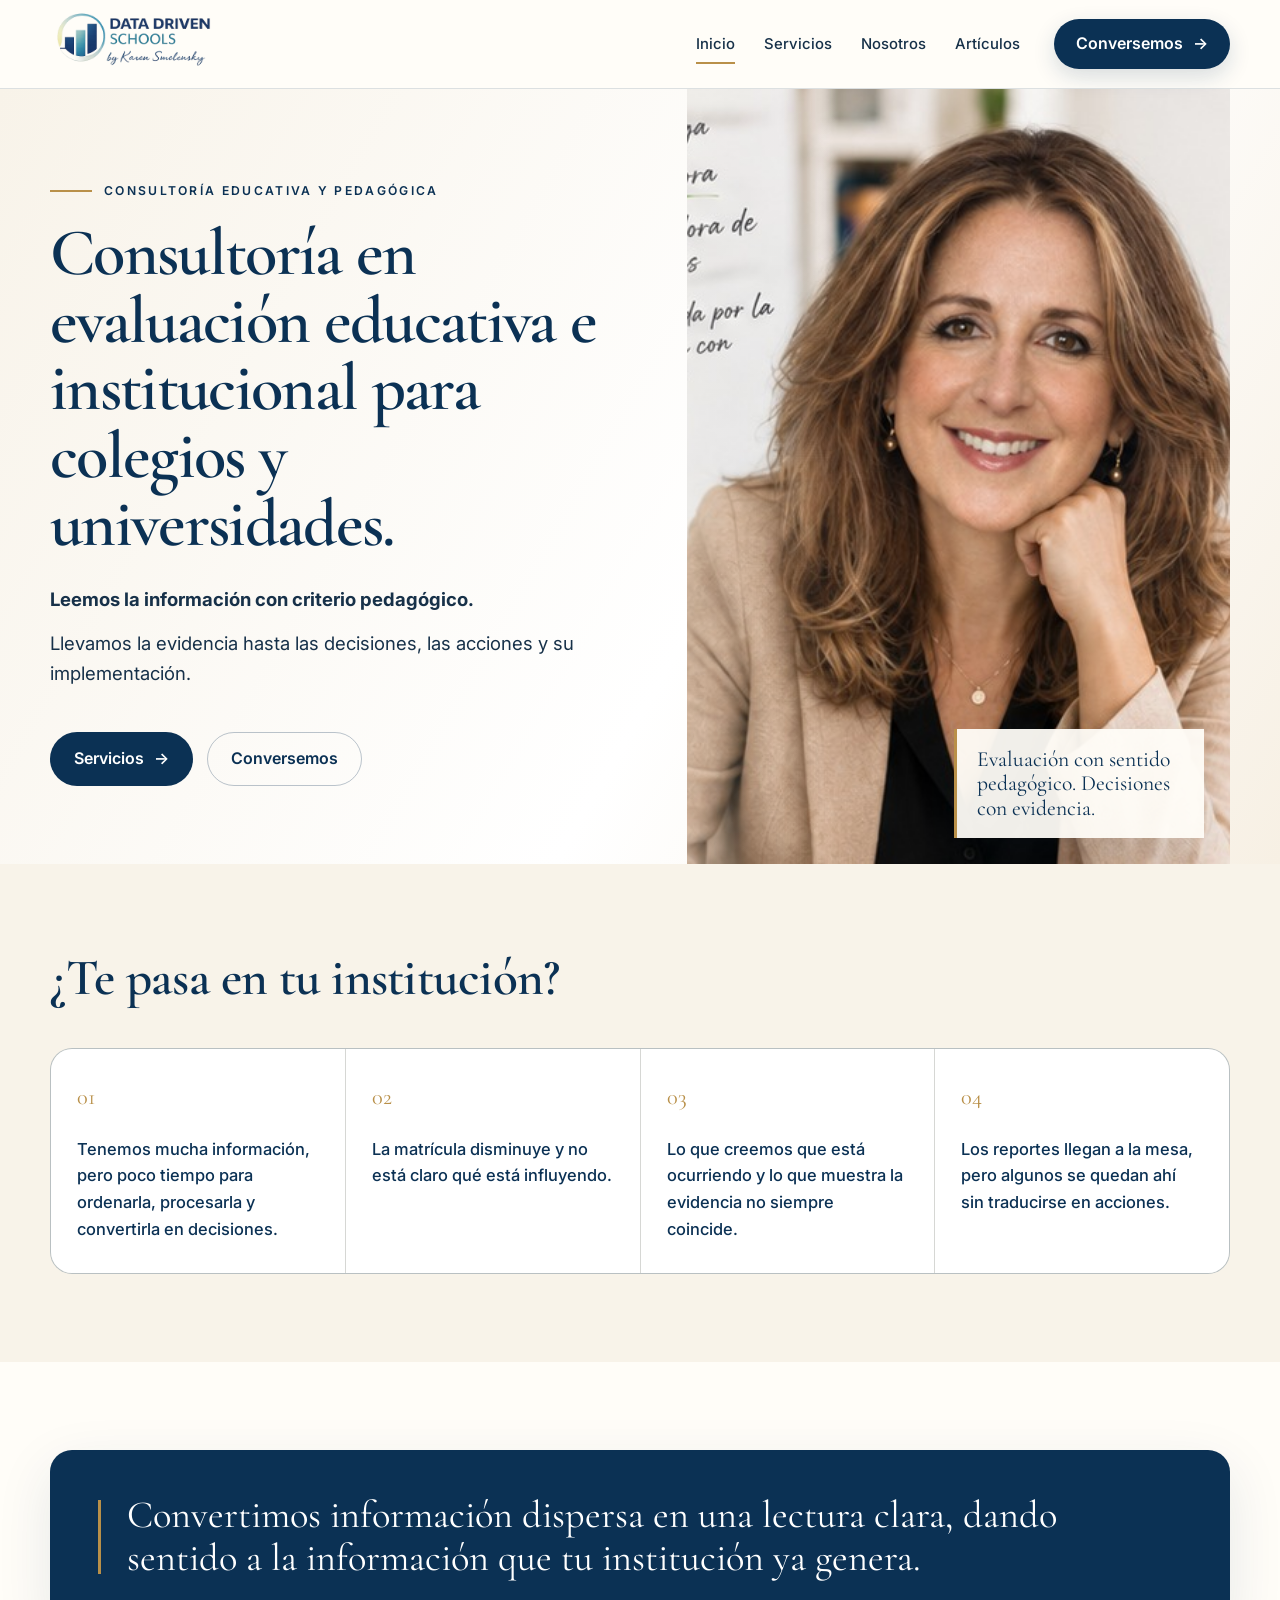
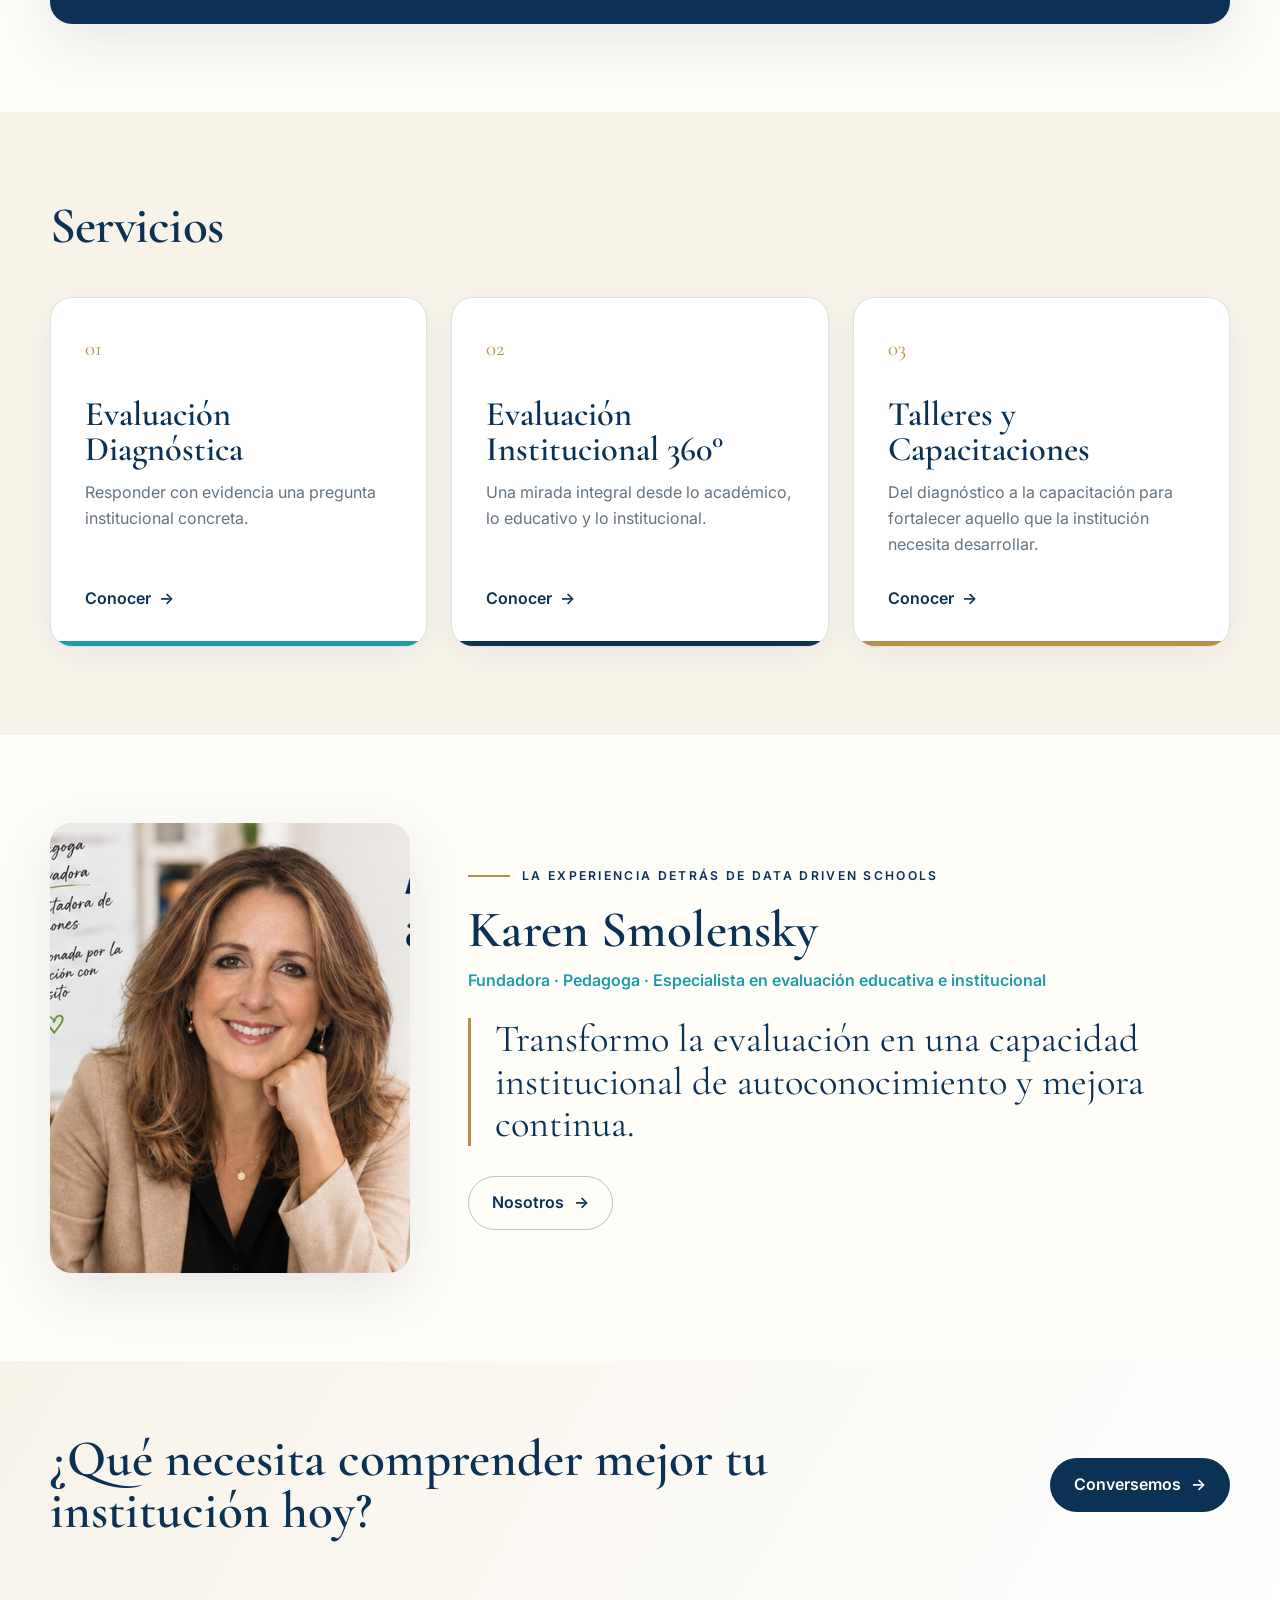
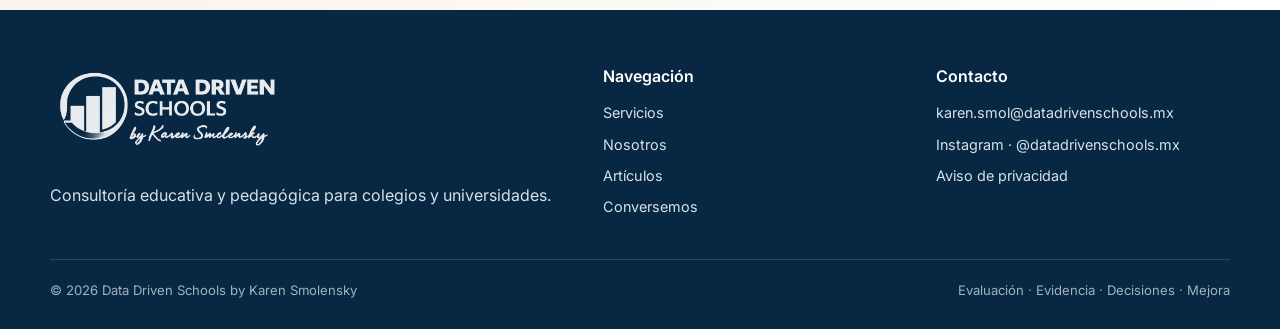
<file: index.html>
<!doctype html>
<html lang="es-MX">
<head>
  <meta charset="utf-8">
  <meta name="viewport" content="width=device-width,initial-scale=1">
  <title>Consultoría educativa y evaluación institucional | Data Driven Schools</title>
  <meta name="description" content="Consultoría educativa y pedagógica especializada en evaluación institucional, análisis de evidencia, formación docente y acompañamiento a colegios y universidades.">
  <link rel="canonical" href="https://www.datadrivenschools.mx/">
  <meta property="og:title" content="Consultoría educativa y evaluación institucional | Data Driven Schools">
  <meta property="og:description" content="Evaluación educativa e institucional con rigor, evidencia y criterio pedagógico.">
  <meta property="og:type" content="website"><meta property="og:url" content="https://www.datadrivenschools.mx/">
  <meta name="theme-color" content="#0b3154">
  <link rel="stylesheet" href="/assets/css/styles.css">
  <script type="application/ld+json">{"@context":"https://schema.org","@type":"Organization","name":"Data Driven Schools","url":"https://www.datadrivenschools.mx/","email":"karen.smol@datadrivenschools.mx","founder":{"@type":"Person","name":"Karen Smolensky"},"description":"Consultoría educativa y pedagógica especializada en evaluación educativa e institucional."}</script>
</head>
<body>
<a class="skip-link" href="#contenido">Saltar al contenido</a>
<header class="site-header"><div class="container navbar">
  <a class="brand" href="/" aria-label="Data Driven Schools, inicio"><img src="/assets/img/logo-data-driven-schools.png" alt="Data Driven Schools by Karen Smolensky"></a>
  <button class="nav-toggle" aria-label="Abrir menú" aria-expanded="false"><span></span><span></span><span></span></button>
  <nav class="nav-links" aria-label="Navegación principal"><a class="active" href="/">Inicio</a><a href="/servicios/">Servicios</a><a href="/nosotros/">Nosotros</a><a href="/articulos/">Artículos</a></nav>
  <a class="nav-cta" href="/conversemos/">Conversemos <span>→</span></a>
</div></header>
<main id="contenido">
<section class="hero"><div class="container hero-grid">
  <div class="hero-copy reveal"><p class="eyebrow">Consultoría educativa y pedagógica</p>
    <h1>Consultoría en evaluación educativa e institucional para colegios y universidades.</h1>
    <p class="lead"><strong>Leemos la información con criterio pedagógico.</strong></p>
    <p class="lead">Llevamos la evidencia hasta las decisiones, las acciones y su implementación.</p>
    <div class="hero-actions"><a class="btn btn-primary" href="/servicios/">Servicios <span>→</span></a><a class="btn btn-secondary" href="/conversemos/">Conversemos</a></div>
  </div>
  <div class="hero-photo"><img src="/assets/img/karen-smolensky.jpg" alt="Karen Smolensky, fundadora de Data Driven Schools"><div class="hero-photo-note">Evaluación con sentido pedagógico. Decisiones con evidencia.</div></div>
</div></section>

<section class="section section-cream"><div class="container">
  <div class="section-head reveal"><h2 class="section-title">¿Te pasa en tu institución?</h2></div>
  <div class="issue-grid reveal">
    <div class="issue"><span class="issue-number">01</span><p>Tenemos mucha información, pero poco tiempo para ordenarla, procesarla y convertirla en decisiones.</p></div>
    <div class="issue"><span class="issue-number">02</span><p>La matrícula disminuye y no está claro qué está influyendo.</p></div>
    <div class="issue"><span class="issue-number">03</span><p>Lo que creemos que está ocurriendo y lo que muestra la evidencia no siempre coincide.</p></div>
    <div class="issue"><span class="issue-number">04</span><p>Los reportes llegan a la mesa, pero algunos se quedan ahí sin traducirse en acciones.</p></div>
  </div>
</div></section>

<section class="section"><div class="container"><div class="value-banner reveal"><p>Convertimos información dispersa en una lectura clara, dando sentido a la información que tu institución ya genera.</p></div></div></section>

<section class="section section-cream"><div class="container">
  <div class="section-head reveal"><h2 class="section-title">Servicios</h2></div>
  <div class="card-grid">
    <article class="service-card reveal"><div class="service-index">01</div><h3>Evaluación Diagnóstica</h3><p>Responder con evidencia una pregunta institucional concreta.</p><a class="card-link" href="/servicios/#diagnostica">Conocer <span>→</span></a></article>
    <article class="service-card reveal"><div class="service-index">02</div><h3>Evaluación Institucional 360°</h3><p>Una mirada integral desde lo académico, lo educativo y lo institucional.</p><a class="card-link" href="/servicios/#360">Conocer <span>→</span></a></article>
    <article class="service-card reveal"><div class="service-index">03</div><h3>Talleres y Capacitaciones</h3><p>Del diagnóstico a la capacitación para fortalecer aquello que la institución necesita desarrollar.</p><a class="card-link" href="/servicios/#capacitaciones">Conocer <span>→</span></a></article>
  </div>
</div></section>

<section class="section"><div class="container founder-band">
  <div class="founder-photo reveal"><img src="/assets/img/karen-smolensky.jpg" alt="Karen Smolensky"></div>
  <div class="founder-copy reveal"><p class="eyebrow">La experiencia detrás de Data Driven Schools</p><h2>Karen Smolensky</h2><div class="founder-role">Fundadora · Pedagoga · Especialista en evaluación educativa e institucional</div><p class="founder-statement">Transformo la evaluación en una capacidad institucional de autoconocimiento y mejora continua.</p><a class="btn btn-secondary" href="/nosotros/">Nosotros <span>→</span></a></div>
</div></section>

<section class="final-cta"><div class="container final-cta-inner"><h2>¿Qué necesita comprender mejor tu institución hoy?</h2><a class="btn btn-primary" href="/conversemos/">Conversemos <span>→</span></a></div></section>
</main>
<footer class="site-footer"><div class="container"><div class="footer-grid"><div><img class="footer-logo" src="/assets/img/logo-data-driven-schools.png" alt="Data Driven Schools"><p>Consultoría educativa y pedagógica para colegios y universidades.</p></div><div><div class="footer-title">Navegación</div><div class="footer-links"><a href="/servicios/">Servicios</a><a href="/nosotros/">Nosotros</a><a href="/articulos/">Artículos</a><a href="/conversemos/">Conversemos</a></div></div><div><div class="footer-title">Contacto</div><div class="footer-links"><a href="mailto:karen.smol@datadrivenschools.mx">karen.smol@datadrivenschools.mx</a><span>Instagram · @datadrivenschools.mx</span><a href="/privacidad/">Aviso de privacidad</a></div></div></div><div class="footer-bottom"><span>© <span data-year></span> Data Driven Schools by Karen Smolensky</span><span>Evaluación · Evidencia · Decisiones · Mejora</span></div></div></footer>
<script src="/assets/js/main.js" defer></script>
</body></html>
</file>
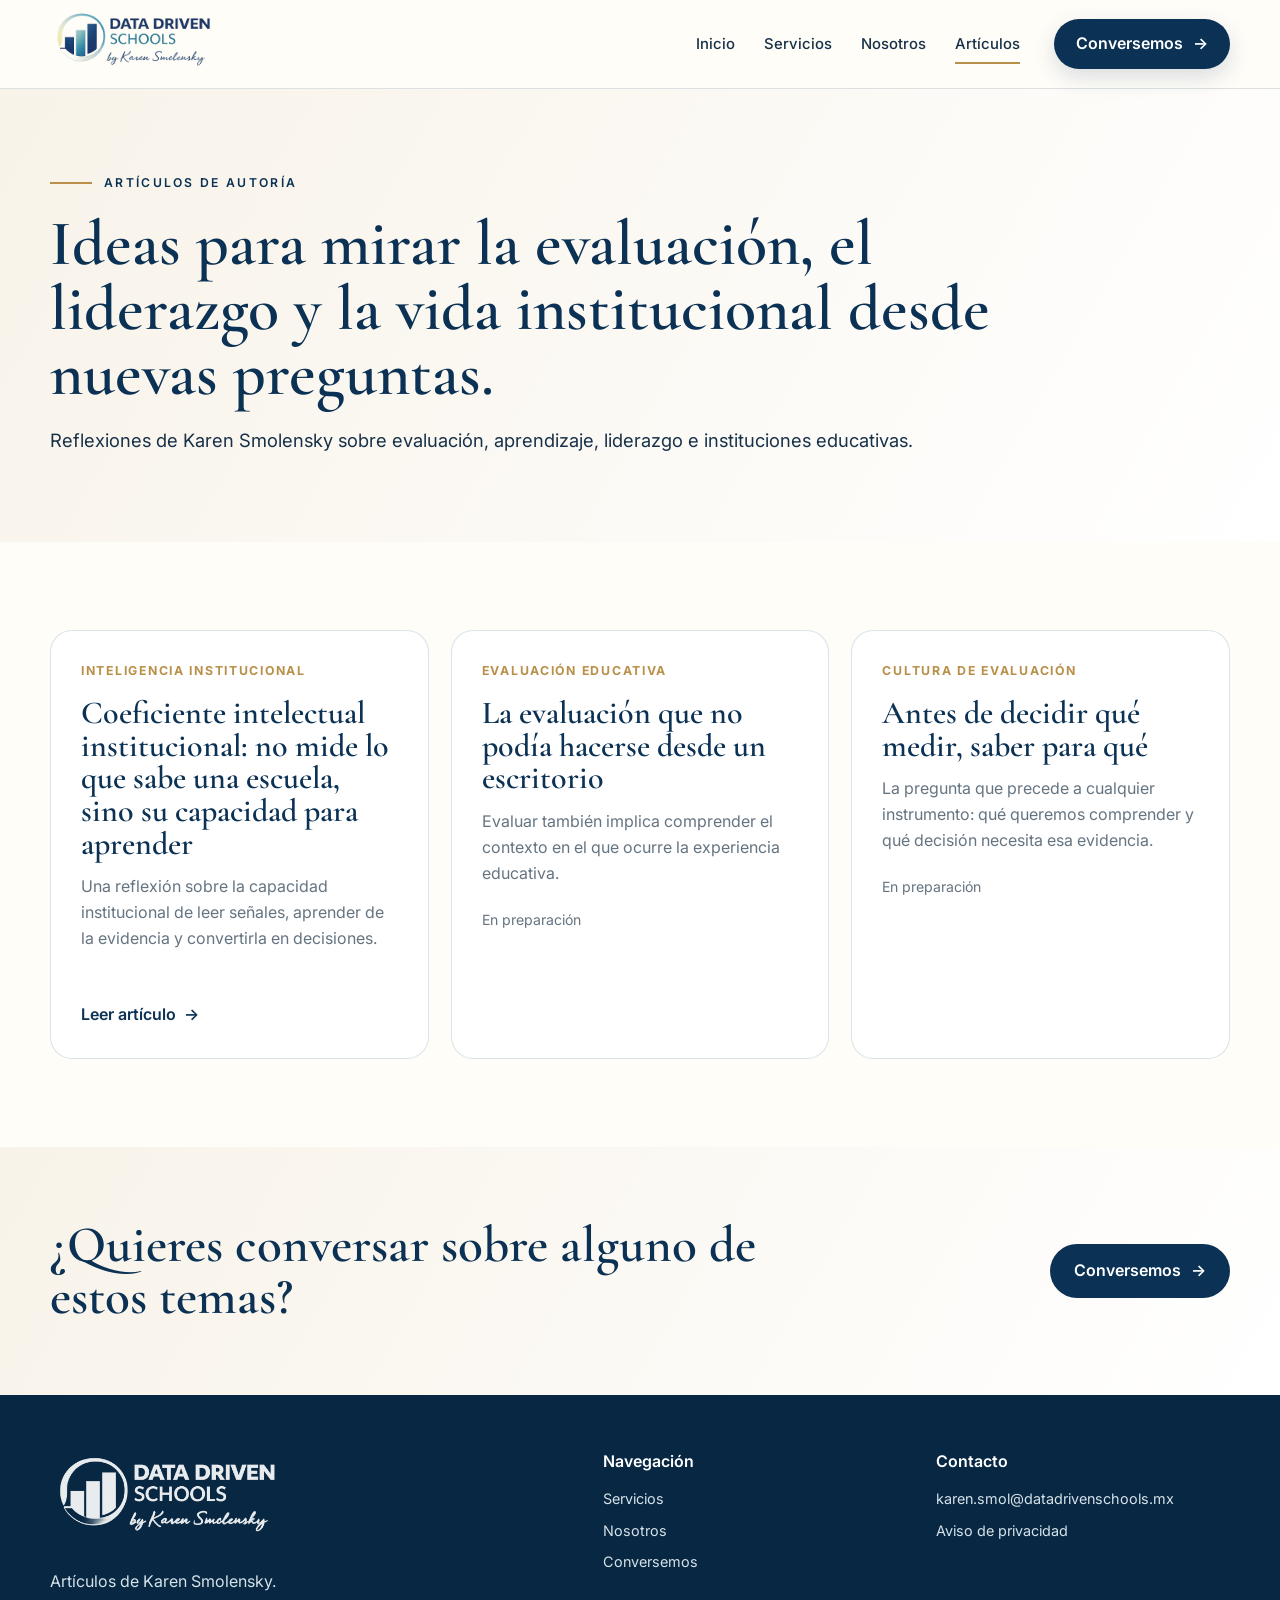
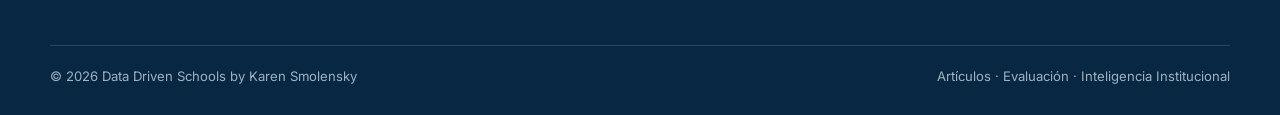
<file: articulos/index.html>
<!doctype html><html lang="es-MX"><head><meta charset="utf-8"><meta name="viewport" content="width=device-width,initial-scale=1"><title>Artículos sobre evaluación educativa e inteligencia institucional | Data Driven Schools</title><meta name="description" content="Artículos de Karen Smolensky sobre evaluación, liderazgo, aprendizaje e instituciones educativas."><link rel="canonical" href="https://www.datadrivenschools.mx/articulos/"><meta name="theme-color" content="#0b3154"><link rel="stylesheet" href="/assets/css/styles.css"></head><body>
<a class="skip-link" href="#contenido">Saltar al contenido</a><header class="site-header"><div class="container navbar"><a class="brand" href="/"><img src="/assets/img/logo-data-driven-schools.png" alt="Data Driven Schools by Karen Smolensky"></a><button class="nav-toggle" aria-label="Abrir menú" aria-expanded="false"><span></span><span></span><span></span></button><nav class="nav-links"><a href="/">Inicio</a><a href="/servicios/">Servicios</a><a href="/nosotros/">Nosotros</a><a class="active" href="/articulos/">Artículos</a></nav><a class="nav-cta" href="/conversemos/">Conversemos <span>→</span></a></div></header>
<main id="contenido"><section class="page-hero"><div class="container reveal"><p class="eyebrow">Artículos de autoría</p><h1>Ideas para mirar la evaluación, el liderazgo y la vida institucional desde nuevas preguntas.</h1><p class="lead">Reflexiones de Karen Smolensky sobre evaluación, aprendizaje, liderazgo e instituciones educativas.</p></div></section><section class="section"><div class="container"><div class="articles-grid" data-articles-grid><p>Cargando artículos…</p></div></div></section><section class="final-cta"><div class="container final-cta-inner"><h2>¿Quieres conversar sobre alguno de estos temas?</h2><a class="btn btn-primary" href="/conversemos/">Conversemos <span>→</span></a></div></section></main>
<footer class="site-footer"><div class="container"><div class="footer-grid"><div><img class="footer-logo" src="/assets/img/logo-data-driven-schools.png" alt="Data Driven Schools"><p>Artículos de Karen Smolensky.</p></div><div><div class="footer-title">Navegación</div><div class="footer-links"><a href="/servicios/">Servicios</a><a href="/nosotros/">Nosotros</a><a href="/conversemos/">Conversemos</a></div></div><div><div class="footer-title">Contacto</div><div class="footer-links"><a href="mailto:karen.smol@datadrivenschools.mx">karen.smol@datadrivenschools.mx</a><a href="/privacidad/">Aviso de privacidad</a></div></div></div><div class="footer-bottom"><span>© <span data-year></span> Data Driven Schools by Karen Smolensky</span><span>Artículos · Evaluación · Inteligencia Institucional</span></div></div></footer><script src="/assets/js/main.js" defer></script><script src="/assets/js/articles.js" defer></script></body></html>
</file>
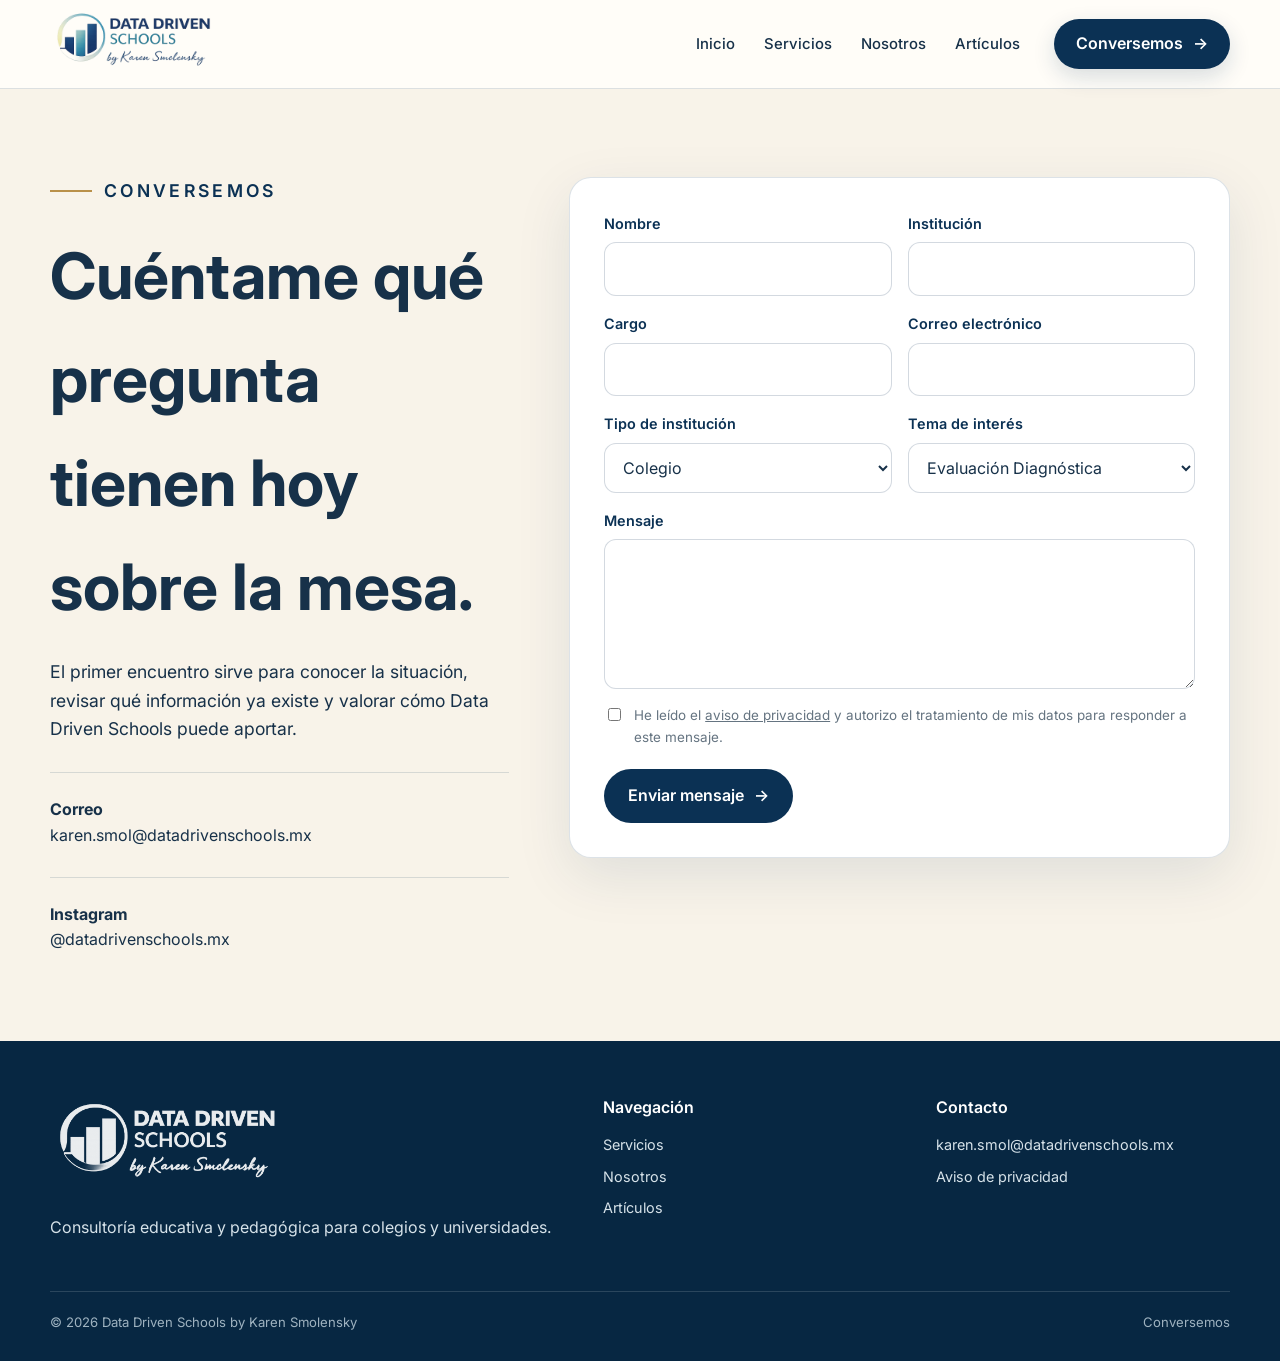
<file: conversemos/index.html>
<!doctype html><html lang="es-MX"><head><meta charset="utf-8"><meta name="viewport" content="width=device-width,initial-scale=1"><title>Contacto con consultoría educativa | Data Driven Schools</title><meta name="description" content="Conversemos sobre la pregunta, evaluación o proceso de mejora que hoy necesita tu institución."><link rel="canonical" href="https://www.datadrivenschools.mx/conversemos/"><meta name="theme-color" content="#0b3154"><link rel="stylesheet" href="/assets/css/styles.css"></head><body>
<a class="skip-link" href="#contenido">Saltar al contenido</a><header class="site-header"><div class="container navbar"><a class="brand" href="/"><img src="/assets/img/logo-data-driven-schools.png" alt="Data Driven Schools by Karen Smolensky"></a><button class="nav-toggle" aria-label="Abrir menú" aria-expanded="false"><span></span><span></span><span></span></button><nav class="nav-links"><a href="/">Inicio</a><a href="/servicios/">Servicios</a><a href="/nosotros/">Nosotros</a><a href="/articulos/">Artículos</a></nav><a class="nav-cta" href="/conversemos/">Conversemos <span>→</span></a></div></header>
<main id="contenido"><section class="section section-cream"><div class="container contact-grid"><div class="contact-copy reveal"><p class="eyebrow">Conversemos</p><h1>Cuéntame qué pregunta tienen hoy sobre la mesa.</h1><p>El primer encuentro sirve para conocer la situación, revisar qué información ya existe y valorar cómo Data Driven Schools puede aportar.</p><div class="contact-detail"><strong>Correo</strong><br><a href="mailto:karen.smol@datadrivenschools.mx">karen.smol@datadrivenschools.mx</a></div><div class="contact-detail"><strong>Instagram</strong><br>@datadrivenschools.mx</div></div>
<form class="contact-form reveal" action="/contact.php" method="post"><div class="honeypot"><label>No llenar<input type="text" name="website" tabindex="-1" autocomplete="off"></label></div><div class="form-row"><div class="field"><label for="nombre">Nombre</label><input id="nombre" name="nombre" required></div><div class="field"><label for="institucion">Institución</label><input id="institucion" name="institucion" required></div></div><div class="form-row"><div class="field"><label for="cargo">Cargo</label><input id="cargo" name="cargo"></div><div class="field"><label for="email">Correo electrónico</label><input id="email" name="email" type="email" required></div></div><div class="form-row"><div class="field"><label for="tipo">Tipo de institución</label><select id="tipo" name="tipo"><option>Colegio</option><option>Educación superior</option><option>Otra</option></select></div><div class="field"><label for="interes">Tema de interés</label><select id="interes" name="interes"><option value="diagnostico">Evaluación Diagnóstica</option><option value="360">Evaluación Institucional 360°</option><option value="capacitacion">Talleres y Capacitaciones</option><option value="otro">Aún no estoy seguro/a</option></select></div></div><div class="field"><label for="mensaje">Mensaje</label><textarea id="mensaje" name="mensaje" required></textarea></div><label class="form-check"><input type="checkbox" name="privacidad" value="acepto" required><span>He leído el <a href="/privacidad/" target="_blank" rel="noopener" style="text-decoration:underline">aviso de privacidad</a> y autorizo el tratamiento de mis datos para responder a este mensaje.</span></label><button class="btn btn-primary" type="submit">Enviar mensaje <span>→</span></button></form></div></section></main>
<footer class="site-footer"><div class="container"><div class="footer-grid"><div><img class="footer-logo" src="/assets/img/logo-data-driven-schools.png" alt="Data Driven Schools"><p>Consultoría educativa y pedagógica para colegios y universidades.</p></div><div><div class="footer-title">Navegación</div><div class="footer-links"><a href="/servicios/">Servicios</a><a href="/nosotros/">Nosotros</a><a href="/articulos/">Artículos</a></div></div><div><div class="footer-title">Contacto</div><div class="footer-links"><a href="mailto:karen.smol@datadrivenschools.mx">karen.smol@datadrivenschools.mx</a><a href="/privacidad/">Aviso de privacidad</a></div></div></div><div class="footer-bottom"><span>© <span data-year></span> Data Driven Schools by Karen Smolensky</span><span>Conversemos</span></div></div></footer><script src="/assets/js/main.js" defer></script><script>const p=new URLSearchParams(location.search).get('interes');if(p){const s=document.getElementById('interes');if([...s.options].some(o=>o.value===p))s.value=p}</script></body></html>
</file>
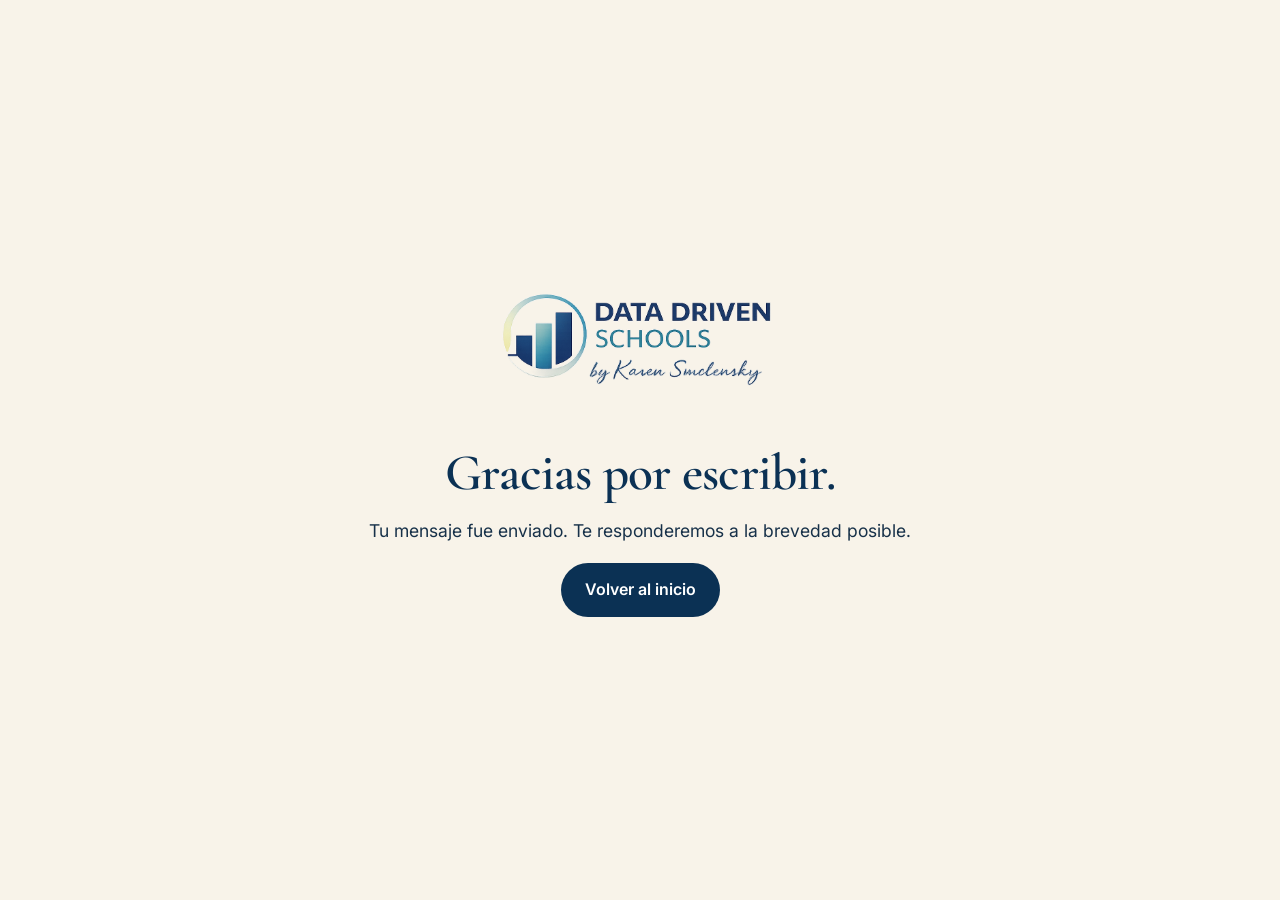
<file: gracias/index.html>
<!doctype html><html lang="es-MX"><head><meta charset="utf-8"><meta name="viewport" content="width=device-width,initial-scale=1"><title>Gracias | Data Driven Schools</title><meta name="robots" content="noindex"><link rel="stylesheet" href="/assets/css/styles.css"></head><body><main class="section section-cream" style="min-height:100vh;display:grid;place-items:center"><div class="container" style="max-width:760px;text-align:center"><img src="/assets/img/logo-data-driven-schools.png" alt="Data Driven Schools" style="width:300px;margin:0 auto 35px"><h1 class="section-title">Gracias por escribir.</h1><p style="font-size:1.1rem">Tu mensaje fue enviado. Te responderemos a la brevedad posible.</p><a class="btn btn-primary" href="/">Volver al inicio</a></div></main></body></html>
</file>
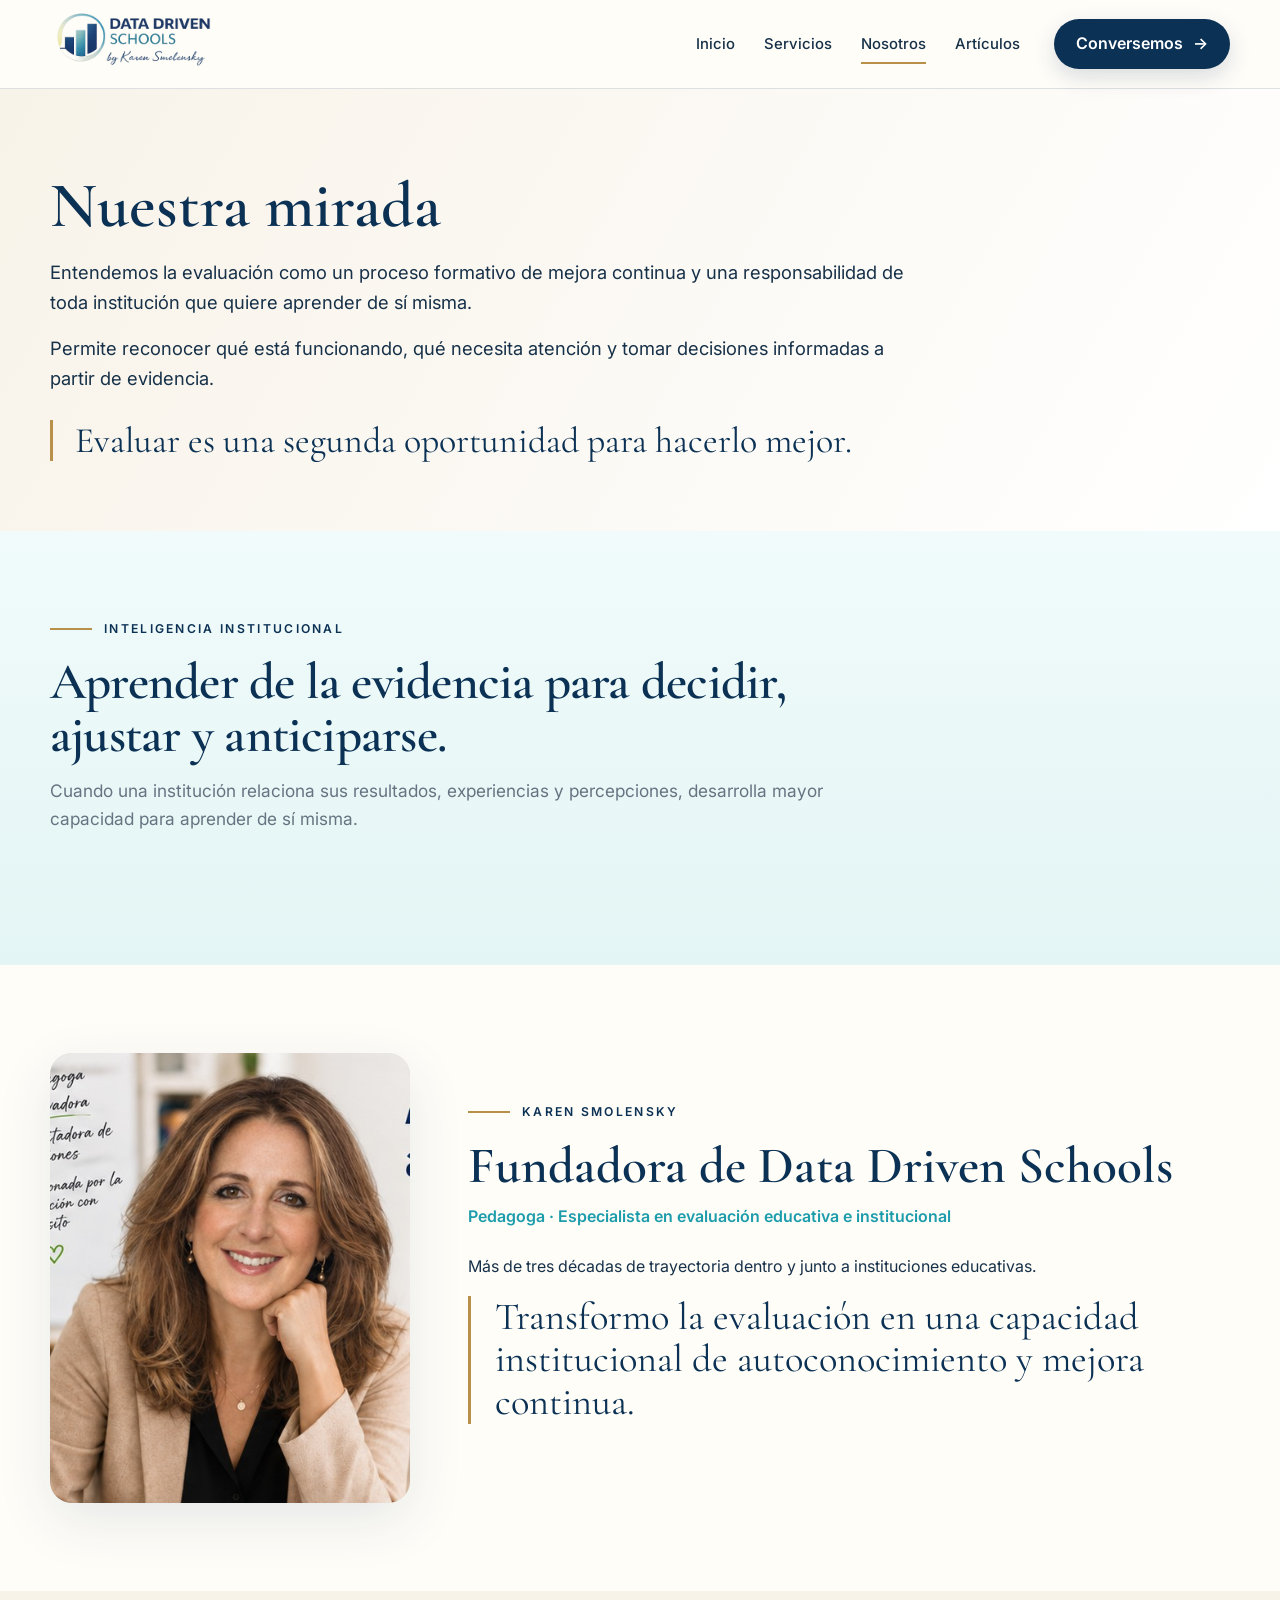
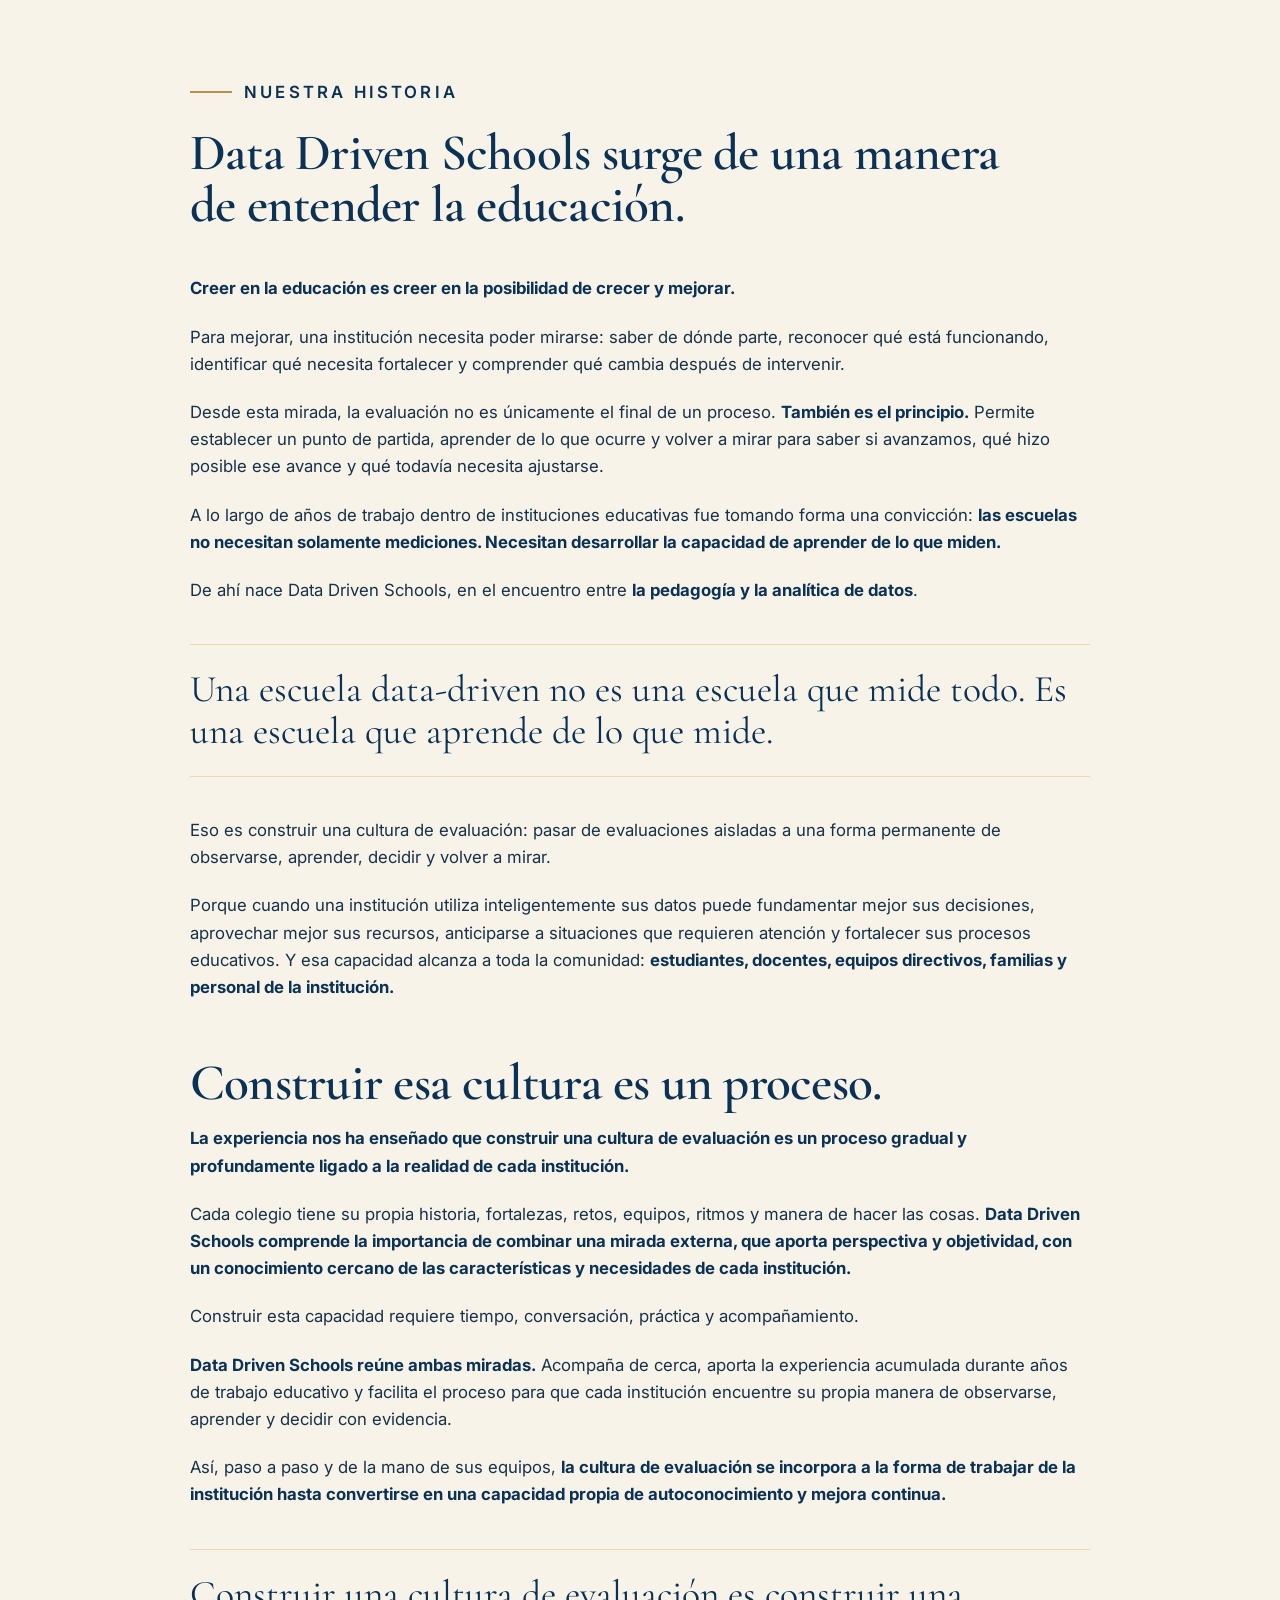
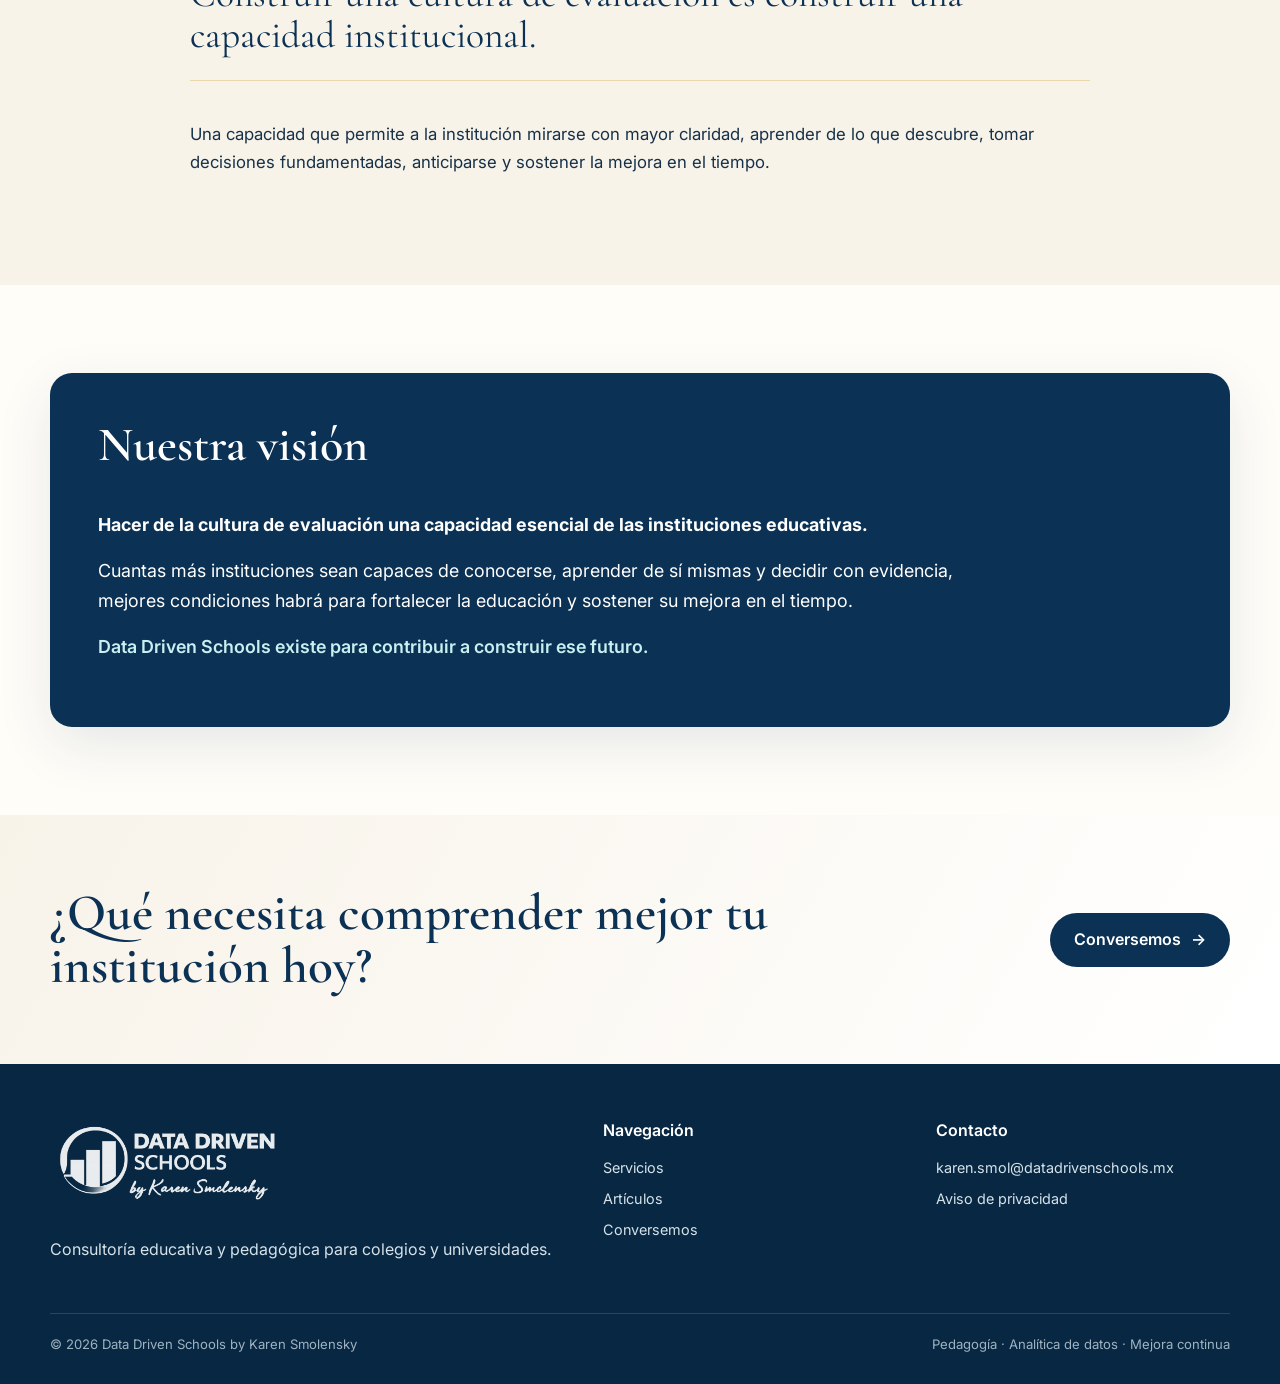
<file: nosotros/index.html>
<!doctype html><html lang="es-MX"><head><meta charset="utf-8"><meta name="viewport" content="width=device-width,initial-scale=1"><title>Consultoría educativa con criterio pedagógico | Data Driven Schools</title><meta name="description" content="Conoce la mirada, la historia y la visión de Data Driven Schools, fundada por Karen Smolensky."><link rel="canonical" href="https://www.datadrivenschools.mx/nosotros/"><meta name="theme-color" content="#0b3154"><link rel="stylesheet" href="/assets/css/styles.css"></head><body>
<a class="skip-link" href="#contenido">Saltar al contenido</a><header class="site-header"><div class="container navbar"><a class="brand" href="/"><img src="/assets/img/logo-data-driven-schools.png" alt="Data Driven Schools by Karen Smolensky"></a><button class="nav-toggle" aria-label="Abrir menú" aria-expanded="false"><span></span><span></span><span></span></button><nav class="nav-links"><a href="/">Inicio</a><a href="/servicios/">Servicios</a><a class="active" href="/nosotros/">Nosotros</a><a href="/articulos/">Artículos</a></nav><a class="nav-cta" href="/conversemos/">Conversemos <span>→</span></a></div></header>
<main id="contenido">
<section class="page-hero"><div class="container reveal"><h1>Nuestra mirada</h1><p class="lead">Entendemos la evaluación como un proceso formativo de mejora continua y una responsabilidad de toda institución que quiere aprender de sí misma.</p><p class="lead">Permite reconocer qué está funcionando, qué necesita atención y tomar decisiones informadas a partir de evidencia.</p><p class="statement">Evaluar es una segunda oportunidad para hacerlo mejor.</p></div></section>
<section class="section section-aqua"><div class="container"><div class="section-head reveal"><p class="eyebrow">Inteligencia Institucional</p><h2 class="section-title">Aprender de la evidencia para decidir, ajustar y anticiparse.</h2><p class="section-intro">Cuando una institución relaciona sus resultados, experiencias y percepciones, desarrolla mayor capacidad para aprender de sí misma.</p></div></div></section>
<section class="section"><div class="container founder-band"><div class="founder-photo reveal"><img src="/assets/img/karen-smolensky.jpg" alt="Karen Smolensky"></div><div class="founder-copy reveal"><p class="eyebrow">Karen Smolensky</p><h2>Fundadora de Data Driven Schools</h2><div class="founder-role">Pedagoga · Especialista en evaluación educativa e institucional</div><p>Más de tres décadas de trayectoria dentro y junto a instituciones educativas.</p><p class="founder-statement">Transformo la evaluación en una capacidad institucional de autoconocimiento y mejora continua.</p></div></div></section>
<section class="section section-cream"><div class="container story"><div class="section-head reveal"><p class="eyebrow">Nuestra historia</p><h2 class="section-title">Data Driven Schools surge de una manera de entender la educación.</h2></div>
<p class="reveal"><strong>Creer en la educación es creer en la posibilidad de crecer y mejorar.</strong></p>
<p class="reveal">Para mejorar, una institución necesita poder mirarse: saber de dónde parte, reconocer qué está funcionando, identificar qué necesita fortalecer y comprender qué cambia después de intervenir.</p>
<p class="reveal">Desde esta mirada, la evaluación no es únicamente el final de un proceso. <strong>También es el principio.</strong> Permite establecer un punto de partida, aprender de lo que ocurre y volver a mirar para saber si avanzamos, qué hizo posible ese avance y qué todavía necesita ajustarse.</p>
<p class="reveal">A lo largo de años de trabajo dentro de instituciones educativas fue tomando forma una convicción: <strong>las escuelas no necesitan solamente mediciones. Necesitan desarrollar la capacidad de aprender de lo que miden.</strong></p>
<p class="reveal">De ahí nace Data Driven Schools, en el encuentro entre <strong>la pedagogía y la analítica de datos</strong>.</p>
<div class="story-quote reveal">Una escuela data-driven no es una escuela que mide todo. Es una escuela que aprende de lo que mide.</div>
<p class="reveal">Eso es construir una cultura de evaluación: pasar de evaluaciones aisladas a una forma permanente de observarse, aprender, decidir y volver a mirar.</p>
<p class="reveal">Porque cuando una institución utiliza inteligentemente sus datos puede fundamentar mejor sus decisiones, aprovechar mejor sus recursos, anticiparse a situaciones que requieren atención y fortalecer sus procesos educativos. Y esa capacidad alcanza a toda la comunidad: <strong>estudiantes, docentes, equipos directivos, familias y personal de la institución.</strong></p>
<h2 class="section-title reveal" style="margin-top:56px">Construir esa cultura es un proceso.</h2>
<p class="reveal"><strong>La experiencia nos ha enseñado que construir una cultura de evaluación es un proceso gradual y profundamente ligado a la realidad de cada institución.</strong></p>
<p class="reveal">Cada colegio tiene su propia historia, fortalezas, retos, equipos, ritmos y manera de hacer las cosas. <strong>Data Driven Schools comprende la importancia de combinar una mirada externa, que aporta perspectiva y objetividad, con un conocimiento cercano de las características y necesidades de cada institución.</strong></p>
<p class="reveal">Construir esta capacidad requiere tiempo, conversación, práctica y acompañamiento.</p>
<p class="reveal"><strong>Data Driven Schools reúne ambas miradas.</strong> Acompaña de cerca, aporta la experiencia acumulada durante años de trabajo educativo y facilita el proceso para que cada institución encuentre su propia manera de observarse, aprender y decidir con evidencia.</p>
<p class="reveal">Así, paso a paso y de la mano de sus equipos, <strong>la cultura de evaluación se incorpora a la forma de trabajar de la institución hasta convertirse en una capacidad propia de autoconocimiento y mejora continua.</strong></p>
<div class="story-quote reveal">Construir una cultura de evaluación es construir una capacidad institucional.</div>
<p class="reveal">Una capacidad que permite a la institución mirarse con mayor claridad, aprender de lo que descubre, tomar decisiones fundamentadas, anticiparse y sostener la mejora en el tiempo.</p>
</div></section>
<section class="section"><div class="container"><div class="vision-box reveal"><h2>Nuestra visión</h2><p><strong>Hacer de la cultura de evaluación una capacidad esencial de las instituciones educativas.</strong></p><p>Cuantas más instituciones sean capaces de conocerse, aprender de sí mismas y decidir con evidencia, mejores condiciones habrá para fortalecer la educación y sostener su mejora en el tiempo.</p><p>Data Driven Schools existe para contribuir a construir ese futuro.</p></div></div></section>
<section class="final-cta"><div class="container final-cta-inner"><h2>¿Qué necesita comprender mejor tu institución hoy?</h2><a class="btn btn-primary" href="/conversemos/">Conversemos <span>→</span></a></div></section>
</main><footer class="site-footer"><div class="container"><div class="footer-grid"><div><img class="footer-logo" src="/assets/img/logo-data-driven-schools.png" alt="Data Driven Schools"><p>Consultoría educativa y pedagógica para colegios y universidades.</p></div><div><div class="footer-title">Navegación</div><div class="footer-links"><a href="/servicios/">Servicios</a><a href="/articulos/">Artículos</a><a href="/conversemos/">Conversemos</a></div></div><div><div class="footer-title">Contacto</div><div class="footer-links"><a href="mailto:karen.smol@datadrivenschools.mx">karen.smol@datadrivenschools.mx</a><a href="/privacidad/">Aviso de privacidad</a></div></div></div><div class="footer-bottom"><span>© <span data-year></span> Data Driven Schools by Karen Smolensky</span><span>Pedagogía · Analítica de datos · Mejora continua</span></div></div></footer><script src="/assets/js/main.js" defer></script></body></html>
</file>
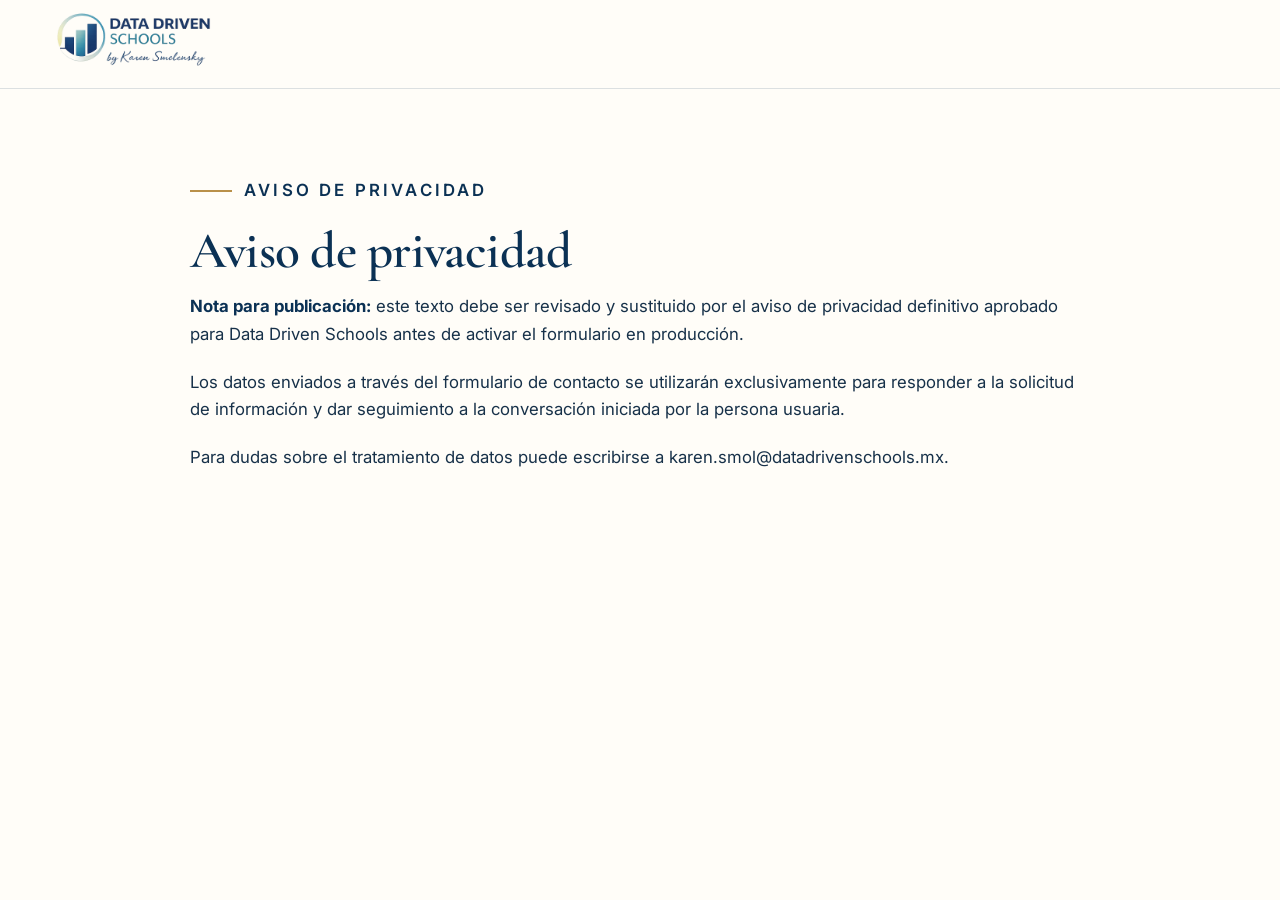
<file: privacidad/index.html>
<!doctype html><html lang="es-MX"><head><meta charset="utf-8"><meta name="viewport" content="width=device-width,initial-scale=1"><title>Aviso de privacidad | Data Driven Schools</title><meta name="robots" content="noindex"><link rel="stylesheet" href="/assets/css/styles.css"></head><body><header class="site-header"><div class="container navbar"><a class="brand" href="/"><img src="/assets/img/logo-data-driven-schools.png" alt="Data Driven Schools"></a></div></header><main class="section"><div class="container story"><p class="eyebrow">Aviso de privacidad</p><h1 class="section-title">Aviso de privacidad</h1><p><strong>Nota para publicación:</strong> este texto debe ser revisado y sustituido por el aviso de privacidad definitivo aprobado para Data Driven Schools antes de activar el formulario en producción.</p><p>Los datos enviados a través del formulario de contacto se utilizarán exclusivamente para responder a la solicitud de información y dar seguimiento a la conversación iniciada por la persona usuaria.</p><p>Para dudas sobre el tratamiento de datos puede escribirse a <a href="mailto:karen.smol@datadrivenschools.mx">karen.smol@datadrivenschools.mx</a>.</p></div></main></body></html>
</file>
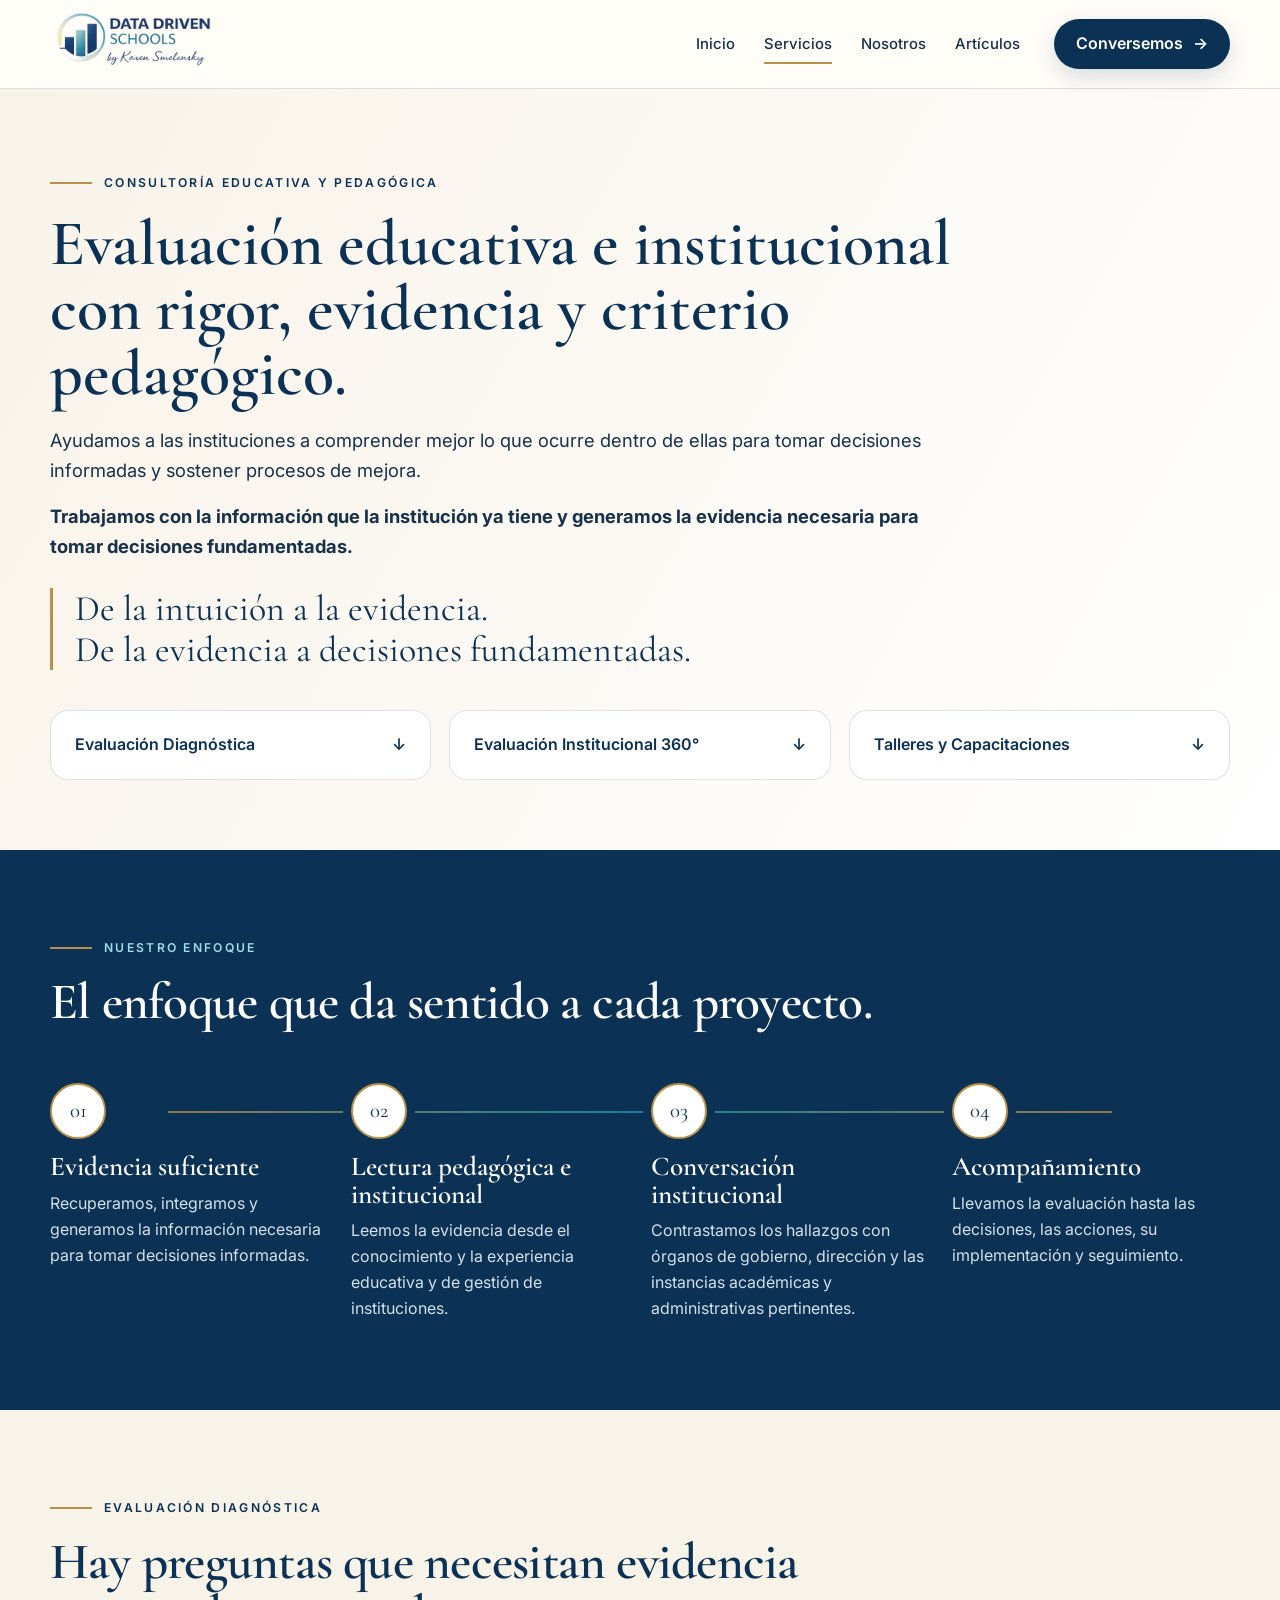
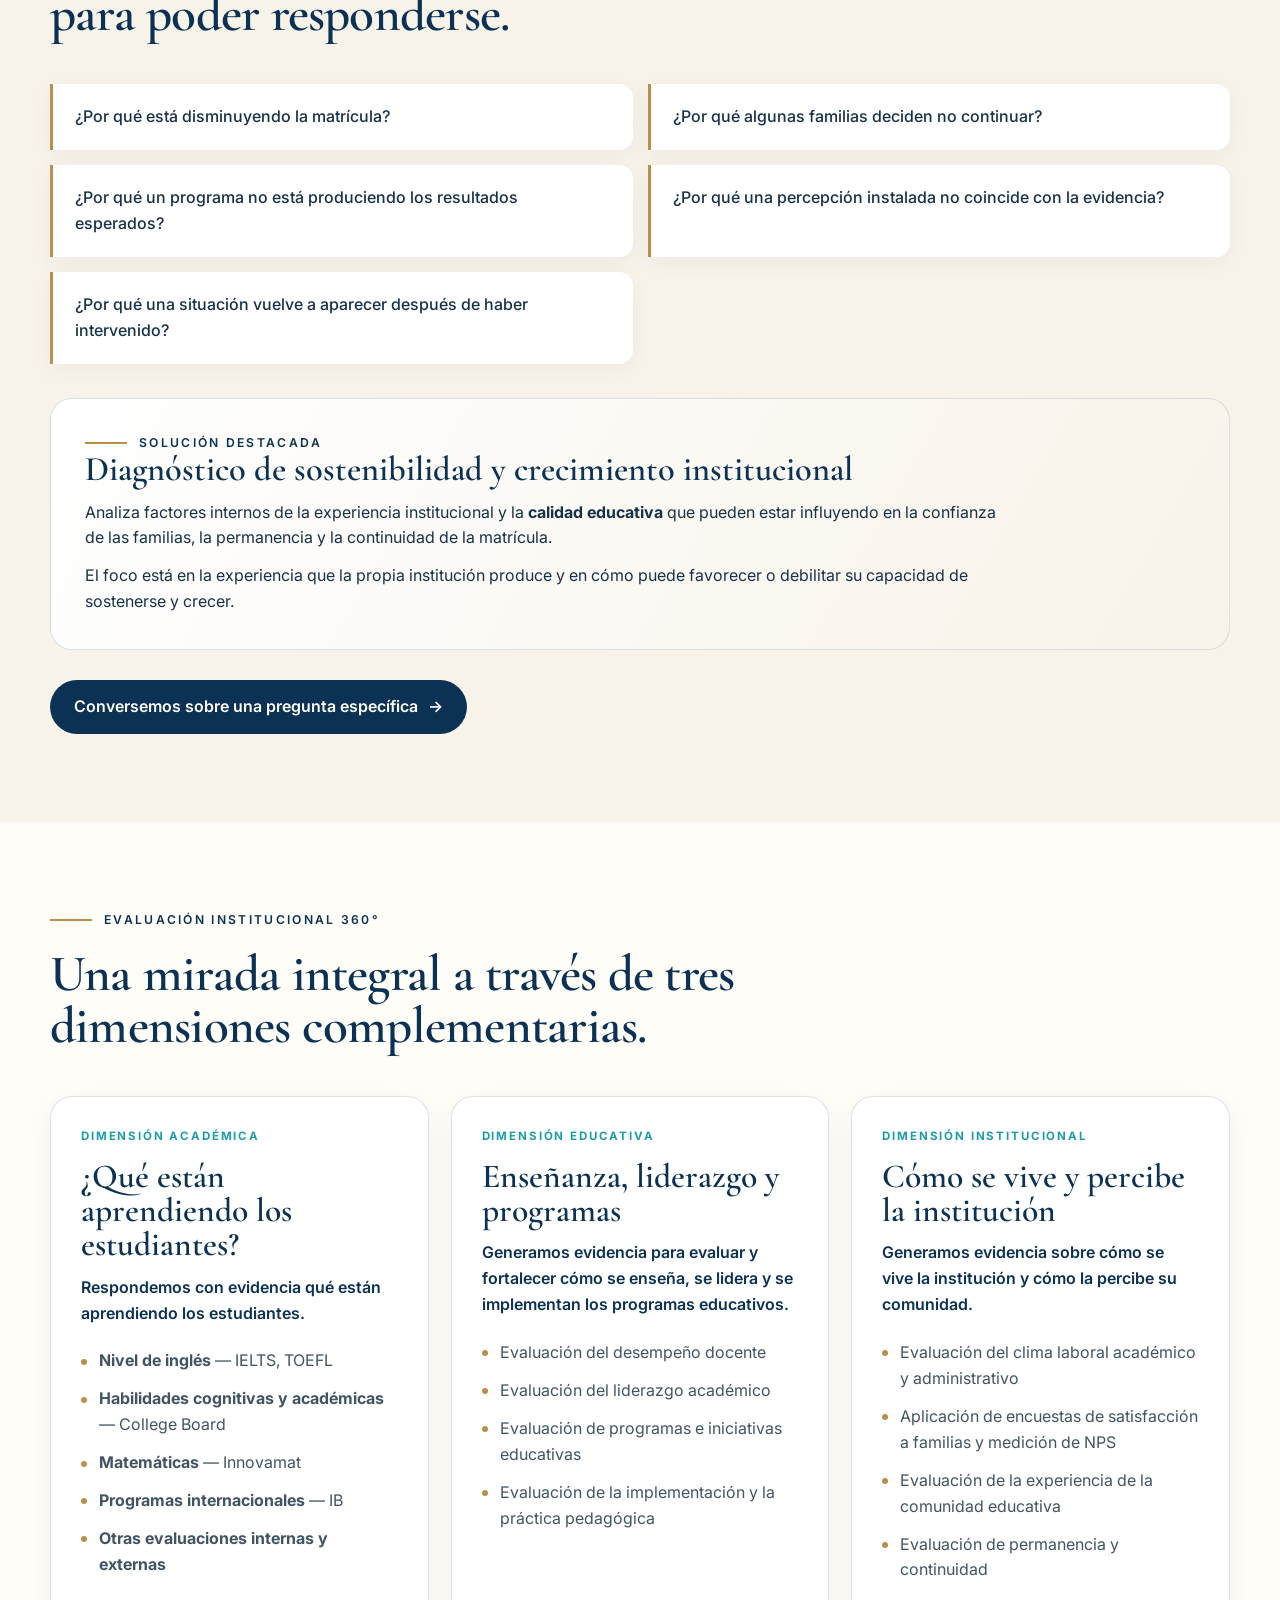
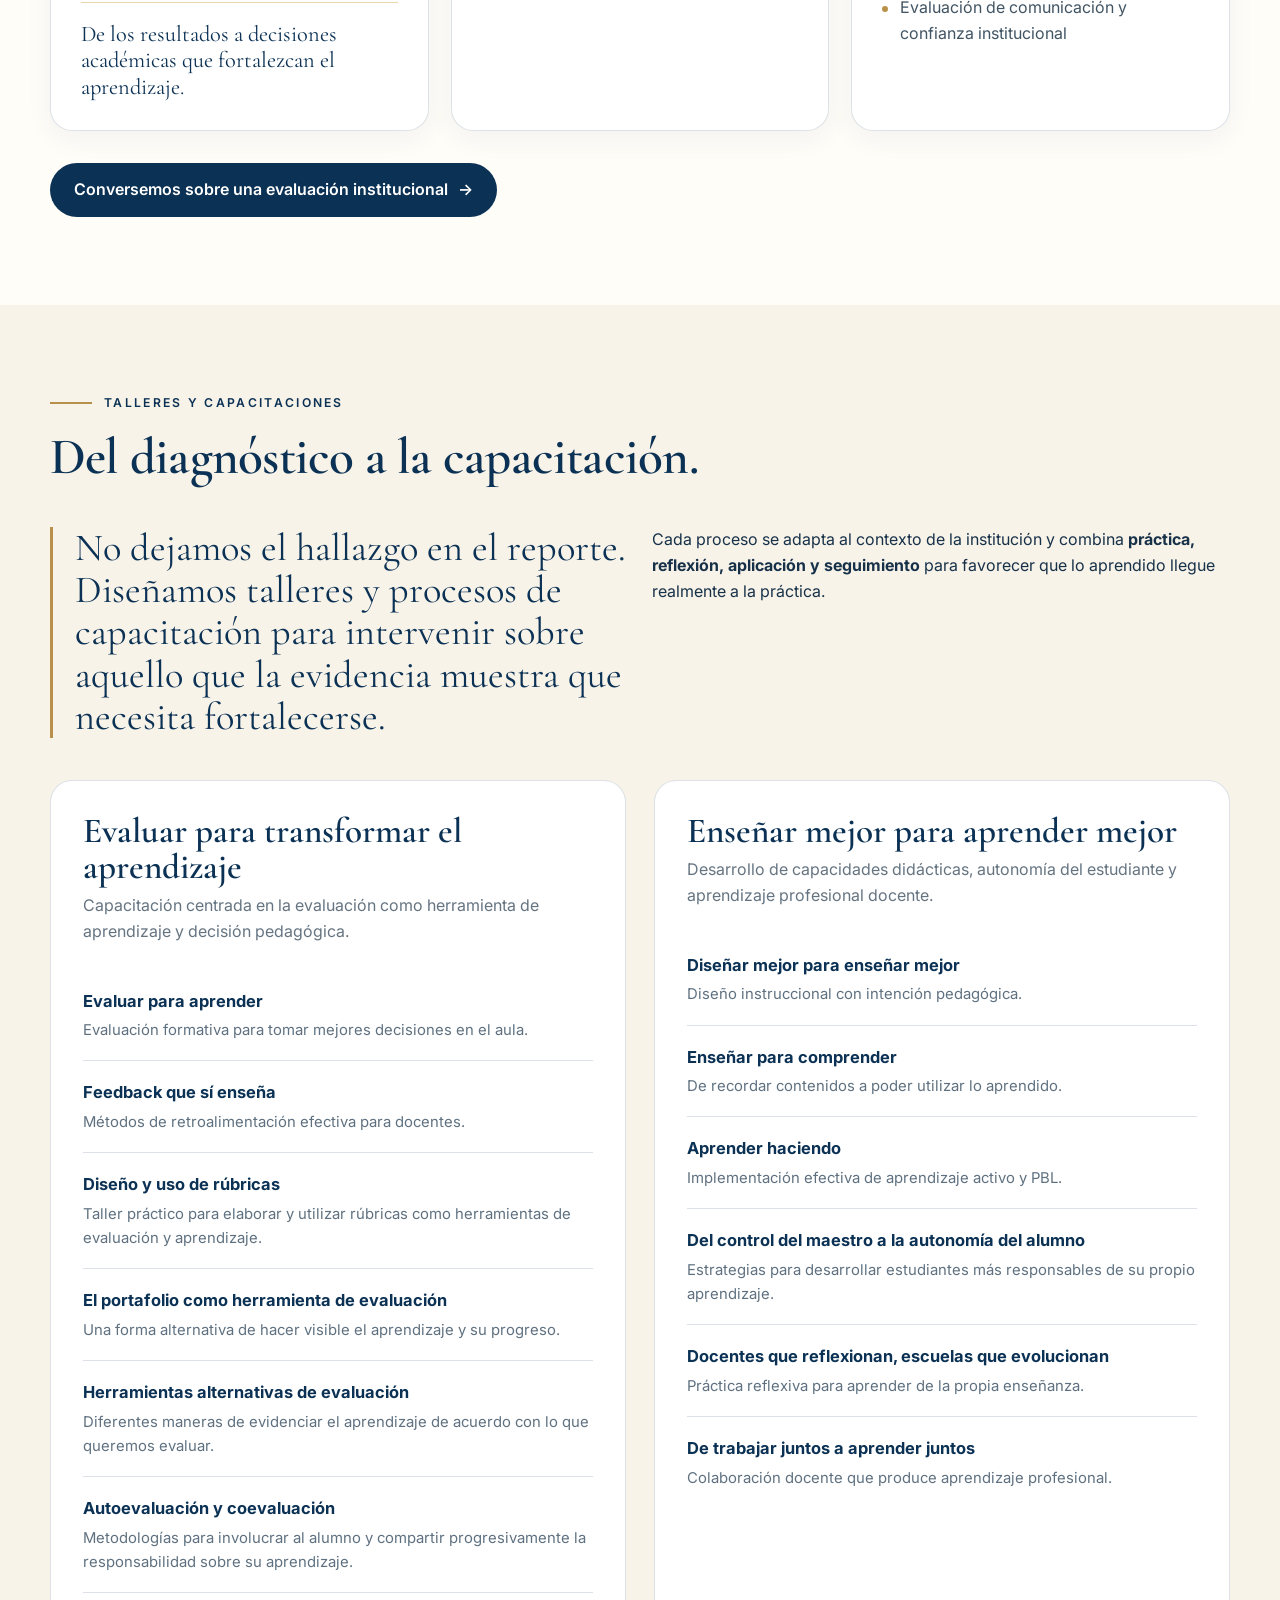
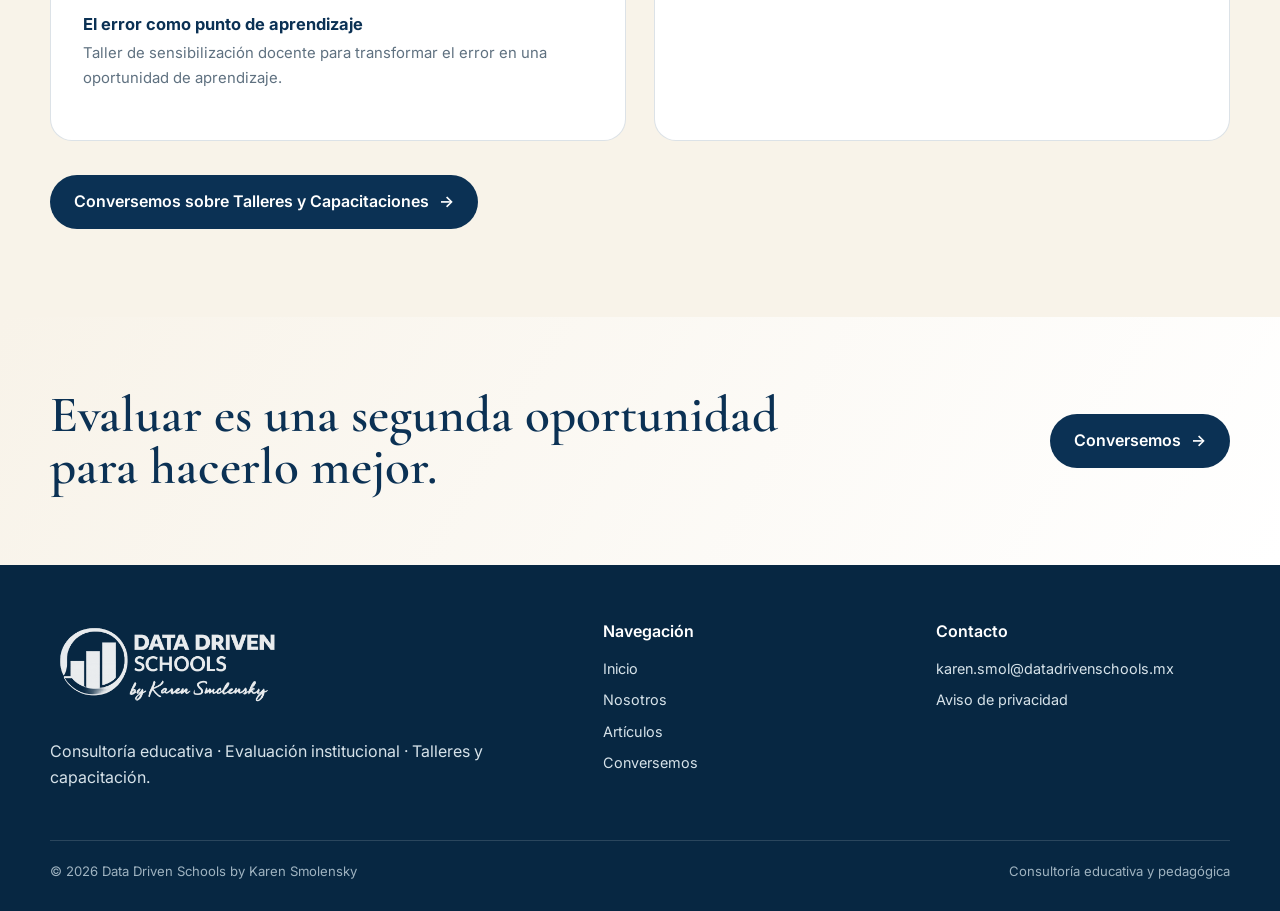
<file: servicios/index.html>
<!doctype html><html lang="es-MX"><head><meta charset="utf-8"><meta name="viewport" content="width=device-width,initial-scale=1"><title>Consultoría educativa, evaluación institucional y formación | Data Driven Schools</title><meta name="description" content="Evaluación diagnóstica, evaluación institucional 360°, talleres y capacitaciones para colegios y universidades."><link rel="canonical" href="https://www.datadrivenschools.mx/servicios/"><meta name="theme-color" content="#0b3154"><link rel="stylesheet" href="/assets/css/styles.css"></head><body>
<a class="skip-link" href="#contenido">Saltar al contenido</a><header class="site-header"><div class="container navbar"><a class="brand" href="/"><img src="/assets/img/logo-data-driven-schools.png" alt="Data Driven Schools by Karen Smolensky"></a><button class="nav-toggle" aria-label="Abrir menú" aria-expanded="false"><span></span><span></span><span></span></button><nav class="nav-links"><a href="/">Inicio</a><a class="active" href="/servicios/">Servicios</a><a href="/nosotros/">Nosotros</a><a href="/articulos/">Artículos</a></nav><a class="nav-cta" href="/conversemos/">Conversemos <span>→</span></a></div></header>
<main id="contenido">
<section class="page-hero"><div class="container reveal"><p class="eyebrow">Consultoría educativa y pedagógica</p><h1>Evaluación educativa e institucional con rigor, evidencia y criterio pedagógico.</h1><p class="lead">Ayudamos a las instituciones a comprender mejor lo que ocurre dentro de ellas para tomar decisiones informadas y sostener procesos de mejora.</p><p class="lead"><strong>Trabajamos con la información que la institución ya tiene y generamos la evidencia necesaria para tomar decisiones fundamentadas.</strong></p><p class="statement">De la intuición a la evidencia.<br>De la evidencia a decisiones fundamentadas.</p><div class="service-nav"><a href="#diagnostica">Evaluación Diagnóstica <span>↓</span></a><a href="#360">Evaluación Institucional 360° <span>↓</span></a><a href="#capacitaciones">Talleres y Capacitaciones <span>↓</span></a></div></div></section>

<section class="section section-navy"><div class="container"><div class="section-head reveal"><p class="eyebrow">Nuestro enfoque</p><h2 class="section-title">El enfoque que da sentido a cada proyecto.</h2></div><div class="approach-track">
  <div class="approach-step" style="--step:0"><div class="approach-dot">01</div><h3>Evidencia suficiente</h3><p>Recuperamos, integramos y generamos la información necesaria para tomar decisiones informadas.</p></div>
  <div class="approach-step" style="--step:1"><div class="approach-dot">02</div><h3>Lectura pedagógica e institucional</h3><p>Leemos la evidencia desde el conocimiento y la experiencia educativa y de gestión de instituciones.</p></div>
  <div class="approach-step" style="--step:2"><div class="approach-dot">03</div><h3>Conversación institucional</h3><p>Contrastamos los hallazgos con órganos de gobierno, dirección y las instancias académicas y administrativas pertinentes.</p></div>
  <div class="approach-step" style="--step:3"><div class="approach-dot">04</div><h3>Acompañamiento</h3><p>Llevamos la evaluación hasta las decisiones, las acciones, su implementación y seguimiento.</p></div>
</div></div></section>

<section id="diagnostica" class="section section-cream"><div class="container"><div class="section-head reveal"><p class="eyebrow">Evaluación Diagnóstica</p><h2 class="section-title">Hay preguntas que necesitan evidencia para poder responderse.</h2></div><div class="question-list reveal"><div>¿Por qué está disminuyendo la matrícula?</div><div>¿Por qué algunas familias deciden no continuar?</div><div>¿Por qué un programa no está produciendo los resultados esperados?</div><div>¿Por qué una percepción instalada no coincide con la evidencia?</div><div>¿Por qué una situación vuelve a aparecer después de haber intervenido?</div></div><div class="solution-box reveal"><p class="eyebrow">Solución destacada</p><h3>Diagnóstico de sostenibilidad y crecimiento institucional</h3><p>Analiza factores internos de la experiencia institucional y la <strong>calidad educativa</strong> que pueden estar influyendo en la confianza de las familias, la permanencia y la continuidad de la matrícula.</p><p style="margin-top:12px">El foco está en la experiencia que la propia institución produce y en cómo puede favorecer o debilitar su capacidad de sostenerse y crecer.</p></div><div style="margin-top:30px"><a class="btn btn-primary" href="/conversemos/?interes=diagnostico">Conversemos sobre una pregunta específica <span>→</span></a></div></div></section>

<section id="360" class="section"><div class="container"><div class="section-head reveal"><p class="eyebrow">Evaluación Institucional 360°</p><h2 class="section-title">Una mirada integral a través de tres dimensiones complementarias.</h2></div><div class="dimension-grid">
  <article class="dimension-card reveal"><div class="dimension-label">Dimensión académica</div><h3>¿Qué están aprendiendo los estudiantes?</h3><p class="dimension-intro">Respondemos con evidencia qué están aprendiendo los estudiantes.</p><ul><li><strong>Nivel de inglés</strong> — IELTS, TOEFL</li><li><strong>Habilidades cognitivas y académicas</strong> — College Board</li><li><strong>Matemáticas</strong> — Innovamat</li><li><strong>Programas internacionales</strong> — IB</li><li><strong>Otras evaluaciones internas y externas</strong></li></ul><div class="dimension-value">De los resultados a decisiones académicas que fortalezcan el aprendizaje.</div></article>
  <article class="dimension-card reveal"><div class="dimension-label">Dimensión educativa</div><h3>Enseñanza, liderazgo y programas</h3><p class="dimension-intro">Generamos evidencia para evaluar y fortalecer cómo se enseña, se lidera y se implementan los programas educativos.</p><ul><li>Evaluación del desempeño docente</li><li>Evaluación del liderazgo académico</li><li>Evaluación de programas e iniciativas educativas</li><li>Evaluación de la implementación y la práctica pedagógica</li></ul></article>
  <article class="dimension-card reveal"><div class="dimension-label">Dimensión institucional</div><h3>Cómo se vive y percibe la institución</h3><p class="dimension-intro">Generamos evidencia sobre cómo se vive la institución y cómo la percibe su comunidad.</p><ul><li>Evaluación del clima laboral académico y administrativo</li><li>Aplicación de encuestas de satisfacción a familias y medición de NPS</li><li>Evaluación de la experiencia de la comunidad educativa</li><li>Evaluación de permanencia y continuidad</li><li>Evaluación de comunicación y confianza institucional</li></ul></article>
</div><div style="margin-top:32px"><a class="btn btn-primary" href="/conversemos/?interes=360">Conversemos sobre una evaluación institucional <span>→</span></a></div></div></section>

<section id="capacitaciones" class="section section-cream"><div class="container"><div class="section-head reveal"><p class="eyebrow">Talleres y Capacitaciones</p><h2 class="section-title">Del diagnóstico a la capacitación.</h2></div><div class="training-lead reveal"><div class="big-note">No dejamos el hallazgo en el reporte. Diseñamos talleres y procesos de capacitación para intervenir sobre aquello que la evidencia muestra que necesita fortalecerse.</div><p>Cada proceso se adapta al contexto de la institución y combina <strong>práctica, reflexión, aplicación y seguimiento</strong> para favorecer que lo aprendido llegue realmente a la práctica.</p></div>
<div class="training-columns">
  <div class="training-column reveal"><h3>Evaluar para transformar el aprendizaje</h3><p class="intro">Capacitación centrada en la evaluación como herramienta de aprendizaje y decisión pedagógica.</p>
    <div class="training-item"><strong>Evaluar para aprender</strong><em>Evaluación formativa para tomar mejores decisiones en el aula.</em></div>
    <div class="training-item"><strong>Feedback que sí enseña</strong><em>Métodos de retroalimentación efectiva para docentes.</em></div>
    <div class="training-item"><strong>Diseño y uso de rúbricas</strong><em>Taller práctico para elaborar y utilizar rúbricas como herramientas de evaluación y aprendizaje.</em></div>
    <div class="training-item"><strong>El portafolio como herramienta de evaluación</strong><em>Una forma alternativa de hacer visible el aprendizaje y su progreso.</em></div>
    <div class="training-item"><strong>Herramientas alternativas de evaluación</strong><em>Diferentes maneras de evidenciar el aprendizaje de acuerdo con lo que queremos evaluar.</em></div>
    <div class="training-item"><strong>Autoevaluación y coevaluación</strong><em>Metodologías para involucrar al alumno y compartir progresivamente la responsabilidad sobre su aprendizaje.</em></div>
    <div class="training-item"><strong>El error como punto de aprendizaje</strong><em>Taller de sensibilización docente para transformar el error en una oportunidad de aprendizaje.</em></div>
  </div>
  <div class="training-column reveal"><h3>Enseñar mejor para aprender mejor</h3><p class="intro">Desarrollo de capacidades didácticas, autonomía del estudiante y aprendizaje profesional docente.</p>
    <div class="training-item"><strong>Diseñar mejor para enseñar mejor</strong><em>Diseño instruccional con intención pedagógica.</em></div>
    <div class="training-item"><strong>Enseñar para comprender</strong><em>De recordar contenidos a poder utilizar lo aprendido.</em></div>
    <div class="training-item"><strong>Aprender haciendo</strong><em>Implementación efectiva de aprendizaje activo y PBL.</em></div>
    <div class="training-item"><strong>Del control del maestro a la autonomía del alumno</strong><em>Estrategias para desarrollar estudiantes más responsables de su propio aprendizaje.</em></div>
    <div class="training-item"><strong>Docentes que reflexionan, escuelas que evolucionan</strong><em>Práctica reflexiva para aprender de la propia enseñanza.</em></div>
    <div class="training-item"><strong>De trabajar juntos a aprender juntos</strong><em>Colaboración docente que produce aprendizaje profesional.</em></div>
  </div>
</div><div style="margin-top:34px"><a class="btn btn-primary" href="/conversemos/?interes=capacitacion">Conversemos sobre Talleres y Capacitaciones <span>→</span></a></div></div></section>
<section class="final-cta"><div class="container final-cta-inner"><h2>Evaluar es una segunda oportunidad para hacerlo mejor.</h2><a class="btn btn-primary" href="/conversemos/">Conversemos <span>→</span></a></div></section>
</main>
<footer class="site-footer"><div class="container"><div class="footer-grid"><div><img class="footer-logo" src="/assets/img/logo-data-driven-schools.png" alt="Data Driven Schools"><p>Consultoría educativa · Evaluación institucional · Talleres y capacitación.</p></div><div><div class="footer-title">Navegación</div><div class="footer-links"><a href="/">Inicio</a><a href="/nosotros/">Nosotros</a><a href="/articulos/">Artículos</a><a href="/conversemos/">Conversemos</a></div></div><div><div class="footer-title">Contacto</div><div class="footer-links"><a href="mailto:karen.smol@datadrivenschools.mx">karen.smol@datadrivenschools.mx</a><a href="/privacidad/">Aviso de privacidad</a></div></div></div><div class="footer-bottom"><span>© <span data-year></span> Data Driven Schools by Karen Smolensky</span><span>Consultoría educativa y pedagógica</span></div></div></footer><script src="/assets/js/main.js" defer></script></body></html>
</file>
<file: assets/css/styles.css>
@import url('https://fonts.googleapis.com/css2?family=Cormorant+Garamond:wght@500;600&family=Inter:wght@400;500;600&display=swap');

:root{
  --navy:#0b3154;
  --navy-2:#123f64;
  --cream:#f8f3e9;
  --ivory:#fffdf8;
  --turquoise:#1d9cab;
  --turquoise-soft:#dff2f2;
  --gold:#b99049;
  --gold-soft:#ead7ae;
  --ink:#173149;
  --muted:#657481;
  --line:rgba(11,49,84,.14);
  --shadow:0 18px 55px rgba(11,49,84,.10);
  --radius:22px;
  --container:min(1180px, calc(100% - 40px));
}

*{box-sizing:border-box}
html{scroll-behavior:smooth;scroll-padding-top:100px}
body{margin:0;background:var(--ivory);color:var(--ink);font-family:'Inter',Arial,sans-serif;line-height:1.62;-webkit-font-smoothing:antialiased}
img{max-width:100%;display:block}
a{color:inherit;text-decoration:none}
button,input,textarea,select{font:inherit}
::selection{background:var(--turquoise-soft);color:var(--navy)}

.skip-link{position:absolute;left:-999px;top:10px;background:#fff;padding:10px 14px;z-index:999}
.skip-link:focus{left:10px}
.container{width:var(--container);margin-inline:auto}

.site-header{position:sticky;top:0;z-index:100;background:rgba(255,253,248,.93);backdrop-filter:blur(16px);border-bottom:1px solid var(--line)}
.navbar{height:88px;display:flex;align-items:center;gap:34px}
.brand{margin-right:auto;display:flex;align-items:center;min-width:210px}
.brand img{width:230px;height:74px;object-fit:contain;object-position:left center}
.nav-links{display:flex;align-items:center;gap:29px;font-size:.93rem;font-weight:500}
.nav-links a{position:relative;padding:10px 0}
.nav-links a::after{content:'';position:absolute;left:0;right:100%;bottom:2px;height:2px;background:var(--gold);transition:.25s ease}
.nav-links a:hover::after,.nav-links a.active::after{right:0}
.nav-cta{display:inline-flex;align-items:center;gap:10px;background:var(--navy);color:#fff;padding:12px 22px;border-radius:999px;font-weight:600;box-shadow:0 8px 22px rgba(11,49,84,.16)}
.nav-cta:hover{transform:translateY(-1px)}
.nav-toggle{display:none;border:0;background:transparent;padding:8px;cursor:pointer}
.nav-toggle span{display:block;width:24px;height:2px;background:var(--navy);margin:5px 0}

.eyebrow{display:flex;align-items:center;gap:12px;margin:0 0 18px;font-size:.76rem;letter-spacing:.19em;text-transform:uppercase;color:var(--navy);font-weight:600}
.eyebrow::before{content:'';width:42px;height:2px;background:var(--gold);display:inline-block}
.hero{background:linear-gradient(120deg,var(--cream) 0%,#fff 58%,#f7f0e4 100%);overflow:hidden}
.hero-grid{display:grid;grid-template-columns:1.08fr .92fr;align-items:stretch;min-height:630px}
.hero-copy{padding:92px 50px 78px 0;display:flex;flex-direction:column;justify-content:center}
.hero h1,.page-hero h1,.section-title,h2,h3{font-family:'Cormorant Garamond',Georgia,serif;color:var(--navy);line-height:1.02;font-weight:600}
.hero h1{font-size:clamp(3rem,5.2vw,5.3rem);letter-spacing:-.025em;margin:0 0 26px}
.hero .lead{font-size:1.16rem;max-width:720px;margin:0 0 14px}
.hero .hero-promise{font-family:'Cormorant Garamond',Georgia,serif;font-size:1.65rem;line-height:1.18;margin:22px 0 0;padding:18px 22px;border-left:3px solid var(--gold);background:rgba(255,255,255,.55);max-width:720px;color:var(--navy)}
.hero-actions{display:flex;gap:14px;margin-top:30px;flex-wrap:wrap}
.btn{display:inline-flex;align-items:center;justify-content:center;gap:10px;padding:13px 23px;border-radius:999px;font-weight:600;border:1px solid transparent;transition:.22s ease;cursor:pointer}
.btn-primary{background:var(--navy);color:#fff}.btn-primary:hover{background:var(--navy-2);transform:translateY(-2px)}
.btn-secondary{border-color:rgba(11,49,84,.28);background:transparent;color:var(--navy)}.btn-secondary:hover{border-color:var(--navy);background:#fff}
.hero-photo{position:relative;min-height:630px;background:#efe8dd;overflow:hidden}
.hero-photo img{width:100%;height:100%;object-fit:cover;object-position:center top;filter:saturate(.93) contrast(1.01)}
.hero-photo::before{content:'';position:absolute;inset:0;background:linear-gradient(90deg,rgba(248,243,233,.24),transparent 28%);z-index:1;pointer-events:none}
.hero-photo-note{position:absolute;z-index:2;right:26px;bottom:26px;background:rgba(255,253,248,.94);padding:18px 20px;border-left:3px solid var(--gold);max-width:250px;font-family:'Cormorant Garamond',Georgia,serif;color:var(--navy);font-size:1.35rem;line-height:1.13;box-shadow:var(--shadow)}

.section{padding:88px 0}
.section-tight{padding:62px 0}
.section-cream{background:var(--cream)}
.section-aqua{background:linear-gradient(180deg,#f1fbfb,#e3f5f4)}
.section-navy{background:var(--navy);color:#fff}
.section-navy h2,.section-navy h3,.section-navy .section-title{color:#fff}
.section-navy .eyebrow{color:#9edce1}
.section-head{max-width:840px;margin-bottom:44px}
.section-head.center{margin-inline:auto;text-align:center}.section-head.center .eyebrow{justify-content:center}
.section-title{font-size:clamp(2.55rem,4vw,4.15rem);margin:0 0 16px;letter-spacing:-.015em}
.section-intro{font-size:1.08rem;color:var(--muted);margin:0;max-width:800px}
.section-navy .section-intro{color:#d7e4ec}

.issue-grid{display:grid;grid-template-columns:repeat(4,1fr);gap:1px;background:var(--line);border:1px solid var(--line);border-radius:var(--radius);overflow:hidden}
.issue{background:#fff;padding:30px 26px;min-height:185px;display:flex;flex-direction:column;gap:20px}
.issue-number{font-family:'Cormorant Garamond',Georgia,serif;color:var(--gold);font-size:1.4rem}
.issue p{margin:0;font-size:1.03rem;font-weight:500;color:var(--navy)}

.value-banner{background:var(--navy);color:#fff;border-radius:var(--radius);padding:44px 48px;display:grid;grid-template-columns:auto 1fr;gap:26px;align-items:center;box-shadow:var(--shadow)}
.value-banner::before{content:'';width:3px;height:74px;background:var(--gold);display:block}
.value-banner p{font-family:'Cormorant Garamond',Georgia,serif;font-size:clamp(1.8rem,3vw,2.7rem);line-height:1.13;margin:0;max-width:980px}

.card-grid{display:grid;grid-template-columns:repeat(3,1fr);gap:24px}
.service-card{background:#fff;border:1px solid var(--line);border-radius:var(--radius);padding:34px;min-height:315px;display:flex;flex-direction:column;position:relative;overflow:hidden;box-shadow:0 8px 30px rgba(11,49,84,.05);transition:.25s ease}
.service-card::after{content:'';position:absolute;left:0;right:0;bottom:0;height:5px;background:var(--turquoise)}
.service-card:nth-child(2)::after{background:var(--navy)}
.service-card:nth-child(3)::after{background:var(--gold)}
.service-card:hover{transform:translateY(-5px);box-shadow:var(--shadow)}
.service-index{font-family:'Cormorant Garamond',Georgia,serif;font-size:1.3rem;color:var(--gold);margin-bottom:32px}
.service-card h3{font-size:2.15rem;margin:0 0 13px}
.service-card p{margin:0;color:var(--muted)}
.card-link{margin-top:auto;padding-top:28px;font-weight:600;color:var(--navy);display:flex;align-items:center;gap:8px}
.card-link span{transition:.2s}.service-card:hover .card-link span{transform:translateX(4px)}

.founder-band{display:grid;grid-template-columns:360px 1fr;gap:58px;align-items:center}
.founder-photo{aspect-ratio:4/5;border-radius:var(--radius);overflow:hidden;box-shadow:var(--shadow);background:#e8e0d5}
.founder-photo img{width:100%;height:100%;object-fit:cover;object-position:center top}
.founder-copy h2{font-size:clamp(2.5rem,4vw,4rem);margin:0 0 12px}
.founder-role{font-weight:600;color:var(--turquoise);margin-bottom:24px}
.founder-statement{font-family:'Cormorant Garamond',Georgia,serif;font-size:clamp(2rem,3vw,3rem);line-height:1.11;color:var(--navy);margin:0 0 30px;padding-left:24px;border-left:3px solid var(--gold)}

.final-cta{padding:72px 0;background:linear-gradient(120deg,var(--cream),#fff)}
.final-cta-inner{display:flex;align-items:center;justify-content:space-between;gap:30px}
.final-cta h2{font-size:clamp(2.4rem,4vw,3.8rem);margin:0;max-width:780px}

.page-hero{padding:84px 0 70px;background:linear-gradient(120deg,var(--cream),#fff)}
.page-hero h1{font-size:clamp(3rem,5vw,5rem);margin:0 0 20px;max-width:980px}
.page-hero .lead{font-size:1.15rem;max-width:880px;margin:0 0 16px}
.statement{font-family:'Cormorant Garamond',Georgia,serif;color:var(--navy);font-size:clamp(1.8rem,2.8vw,2.5rem);line-height:1.15;margin:26px 0 0;padding-left:22px;border-left:3px solid var(--gold)}

.service-nav{display:grid;grid-template-columns:repeat(3,1fr);gap:18px;margin-top:40px}
.service-nav a{border:1px solid var(--line);border-radius:18px;padding:21px 24px;background:#fff;font-weight:600;color:var(--navy);display:flex;justify-content:space-between;gap:14px;align-items:center;transition:.2s}.service-nav a:hover{transform:translateY(-3px);box-shadow:var(--shadow);border-color:rgba(29,156,171,.35)}

.approach-track{position:relative;display:grid;grid-template-columns:repeat(4,1fr);gap:22px;margin-top:55px}
.approach-track::before{content:'';position:absolute;left:10%;right:10%;top:28px;height:2px;background:linear-gradient(90deg,var(--gold),var(--turquoise),var(--gold));opacity:.75}
.approach-step{position:relative;padding-top:70px;opacity:0;transform:translateY(24px);transition:.65s ease;transition-delay:calc(var(--step) * 130ms)}
.approach-step.is-visible{opacity:1;transform:none}
.approach-dot{position:absolute;top:0;left:0;width:56px;height:56px;border-radius:50%;background:var(--navy);border:2px solid var(--gold);display:flex;align-items:center;justify-content:center;color:#fff;font-family:'Cormorant Garamond',Georgia,serif;font-size:1.3rem;z-index:2;box-shadow:0 0 0 8px var(--ivory)}
.section-navy .approach-dot{box-shadow:0 0 0 8px var(--navy);background:#fff;color:var(--navy)}
.approach-step h3{font-size:1.7rem;margin:0 0 10px}.approach-step p{margin:0;color:#d4e1e9}.section:not(.section-navy) .approach-step p{color:var(--muted)}

.question-list{display:grid;grid-template-columns:1fr 1fr;gap:15px;margin:34px 0}
.question-list div{padding:20px 22px;border-left:3px solid var(--gold);background:#fff;border-radius:0 14px 14px 0;box-shadow:0 6px 22px rgba(11,49,84,.045);font-weight:500}
.solution-box{border:1px solid var(--line);border-radius:var(--radius);padding:34px;background:linear-gradient(120deg,#fff,var(--cream));margin-top:32px}
.solution-box h3{font-size:2.15rem;margin:0 0 12px}.solution-box p{margin:0;max-width:920px}

.dimension-grid{display:grid;grid-template-columns:repeat(3,1fr);gap:22px}
.dimension-card{background:#fff;border:1px solid var(--line);border-radius:var(--radius);padding:30px;display:flex;flex-direction:column;min-height:520px;box-shadow:0 8px 28px rgba(11,49,84,.05)}
.dimension-label{font-size:.72rem;letter-spacing:.16em;text-transform:uppercase;color:var(--turquoise);font-weight:700;margin-bottom:14px}
.dimension-card h3{font-size:2.1rem;margin:0 0 12px}
.dimension-card .dimension-intro{font-weight:600;color:var(--navy);margin:0 0 22px}
.dimension-card ul{list-style:none;padding:0;margin:0 0 24px;display:grid;gap:12px}
.dimension-card li{padding-left:18px;position:relative;color:#415463}.dimension-card li::before{content:'';width:6px;height:6px;border-radius:50%;background:var(--gold);position:absolute;left:0;top:.65em}
.dimension-value{margin-top:auto;border-top:1px solid var(--gold-soft);padding-top:18px;font-family:'Cormorant Garamond',Georgia,serif;font-size:1.4rem;line-height:1.18;color:var(--navy)}

.training-lead{display:grid;grid-template-columns:1fr 1fr;gap:24px;margin-bottom:42px}
.training-lead .big-note{font-family:'Cormorant Garamond',Georgia,serif;font-size:clamp(2rem,3vw,3rem);line-height:1.1;color:var(--navy);padding-left:22px;border-left:3px solid var(--gold)}
.training-lead p{margin:0}
.training-columns{display:grid;grid-template-columns:1fr 1fr;gap:28px}
.training-column{border:1px solid var(--line);border-radius:var(--radius);background:#fff;padding:32px}
.training-column h3{font-size:2.2rem;margin:0 0 8px}.training-column>.intro{color:var(--muted);margin:0 0 25px}
.training-item{padding:18px 0;border-top:1px solid var(--line)}
.training-item:first-of-type{border-top:0}
.training-item strong{display:block;color:var(--navy);font-size:1.03rem;margin-bottom:4px}
.training-item em{display:block;color:#5f7180;font-style:normal;font-size:.93rem}

.quote-pull{font-family:'Cormorant Garamond',Georgia,serif;font-size:clamp(2.2rem,4vw,4rem);line-height:1.07;color:var(--navy);margin:0;padding-left:30px;border-left:3px solid var(--gold)}
.story{max-width:900px}.story p{font-size:1.05rem;margin:0 0 21px}.story strong{color:var(--navy)}
.story .story-quote{font-family:'Cormorant Garamond',Georgia,serif;font-size:2.35rem;line-height:1.1;color:var(--navy);margin:40px 0;padding:24px 0;border-top:1px solid var(--gold-soft);border-bottom:1px solid var(--gold-soft)}
.vision-box{background:var(--navy);color:#fff;border-radius:var(--radius);padding:48px;box-shadow:var(--shadow)}
.vision-box h2{color:#fff;margin-top:0;font-size:3rem}.vision-box p{font-size:1.12rem;max-width:920px}.vision-box p:last-child{font-weight:600;color:#c7f0f1}

.articles-grid{display:grid;grid-template-columns:repeat(3,1fr);gap:22px}
.article-card{border:1px solid var(--line);border-radius:var(--radius);padding:30px;background:#fff;min-height:300px;display:flex;flex-direction:column;transition:.2s}.article-card:hover{transform:translateY(-4px);box-shadow:var(--shadow)}
.article-card .meta{color:var(--gold);font-size:.77rem;text-transform:uppercase;letter-spacing:.14em;font-weight:700}.article-card h2{font-size:2rem;margin:16px 0 14px}.article-card p{color:var(--muted);margin:0 0 22px}.article-card .card-link{margin-top:auto}

.contact-grid{display:grid;grid-template-columns:.82fr 1.18fr;gap:60px;align-items:start}
.contact-copy h1{font-size:clamp(3.2rem,5vw,5rem);margin:0 0 20px}.contact-copy p{font-size:1.1rem}.contact-detail{margin-top:28px;padding-top:24px;border-top:1px solid var(--line)}
.contact-form{background:#fff;padding:34px;border-radius:var(--radius);box-shadow:var(--shadow);border:1px solid var(--line)}
.form-row{display:grid;grid-template-columns:1fr 1fr;gap:16px}.field{display:grid;gap:7px;margin-bottom:16px}.field label{font-size:.9rem;font-weight:600;color:var(--navy)}
.field input,.field textarea,.field select{width:100%;border:1px solid rgba(11,49,84,.18);border-radius:12px;padding:13px 14px;background:#fff;color:var(--ink);outline:none}.field input:focus,.field textarea:focus,.field select:focus{border-color:var(--turquoise);box-shadow:0 0 0 3px rgba(29,156,171,.12)}
.field textarea{min-height:150px;resize:vertical}.form-check{display:flex;gap:10px;align-items:flex-start;font-size:.84rem;color:var(--muted);margin:5px 0 20px}.honeypot{position:absolute!important;left:-9999px!important}

.site-footer{background:#072742;color:#d6e2e9;padding:54px 0 28px}
.footer-grid{display:grid;grid-template-columns:1.4fr .8fr .8fr;gap:38px;align-items:start}.footer-logo{width:240px;filter:brightness(0) invert(1);opacity:.92;margin-bottom:12px}.footer-title{font-weight:600;color:#fff;margin-bottom:12px}.footer-links{display:grid;gap:8px;font-size:.9rem}.footer-links a:hover{color:#fff}.footer-bottom{border-top:1px solid rgba(255,255,255,.14);margin-top:34px;padding-top:20px;font-size:.82rem;display:flex;justify-content:space-between;gap:20px;color:#9fb3c0}

.reveal{opacity:0;transform:translateY(18px);transition:.65s ease}.reveal.is-visible{opacity:1;transform:none}
.gold-rule{width:56px;height:2px;background:var(--gold);margin:18px 0}
.small-note{font-size:.88rem;color:var(--muted)}

@media (max-width:1020px){
  .nav-links{gap:18px}.brand img{width:200px}.navbar{gap:18px}
  .hero-grid{grid-template-columns:1fr}.hero-copy{padding:74px 0 54px}.hero-photo{min-height:520px;border-radius:var(--radius) var(--radius) 0 0}
  .issue-grid{grid-template-columns:1fr 1fr}.card-grid,.dimension-grid,.articles-grid{grid-template-columns:1fr 1fr}.service-card:last-child,.dimension-card:last-child,.article-card:last-child{grid-column:1/-1}
  .approach-track{grid-template-columns:1fr 1fr}.approach-track::before{display:none}.founder-band{grid-template-columns:300px 1fr}.training-columns{grid-template-columns:1fr}.contact-grid{grid-template-columns:1fr}.footer-grid{grid-template-columns:1fr 1fr}.footer-grid>div:first-child{grid-column:1/-1}
}

@media (max-width:780px){
  :root{--container:min(100% - 28px,1180px)}
  .navbar{height:76px}.brand img{width:178px;height:62px}.nav-toggle{display:block}.nav-links{position:absolute;left:14px;right:14px;top:76px;background:var(--ivory);border:1px solid var(--line);border-radius:16px;box-shadow:var(--shadow);padding:16px;display:none;flex-direction:column;align-items:stretch;gap:0}.nav-links.open{display:flex}.nav-links a{padding:12px}.nav-cta{display:none}
  .hero h1{font-size:3.35rem}.hero-photo{min-height:430px}.hero-photo-note{right:16px;bottom:16px;font-size:1.15rem;max-width:210px}.section{padding:68px 0}.page-hero{padding:65px 0 55px}
  .issue-grid,.card-grid,.dimension-grid,.service-nav,.training-lead,.articles-grid,.form-row{grid-template-columns:1fr}.service-card:last-child,.dimension-card:last-child,.article-card:last-child{grid-column:auto}.issue{min-height:auto}.value-banner{grid-template-columns:1fr;padding:34px}.value-banner::before{width:60px;height:2px}.founder-band{grid-template-columns:1fr}.founder-photo{max-width:430px;margin:auto}.approach-track{grid-template-columns:1fr}.approach-step{padding-left:74px;padding-top:0;min-height:115px}.approach-dot{left:0}.question-list{grid-template-columns:1fr}.training-lead{gap:16px}.vision-box{padding:34px}.footer-grid{grid-template-columns:1fr}.footer-grid>div:first-child{grid-column:auto}.footer-bottom{flex-direction:column}.final-cta-inner{align-items:flex-start;flex-direction:column}
}

@media (prefers-reduced-motion:reduce){html{scroll-behavior:auto}.reveal,.approach-step,.service-card,.btn{transition:none!important;transform:none!important;opacity:1!important}}
</file>
